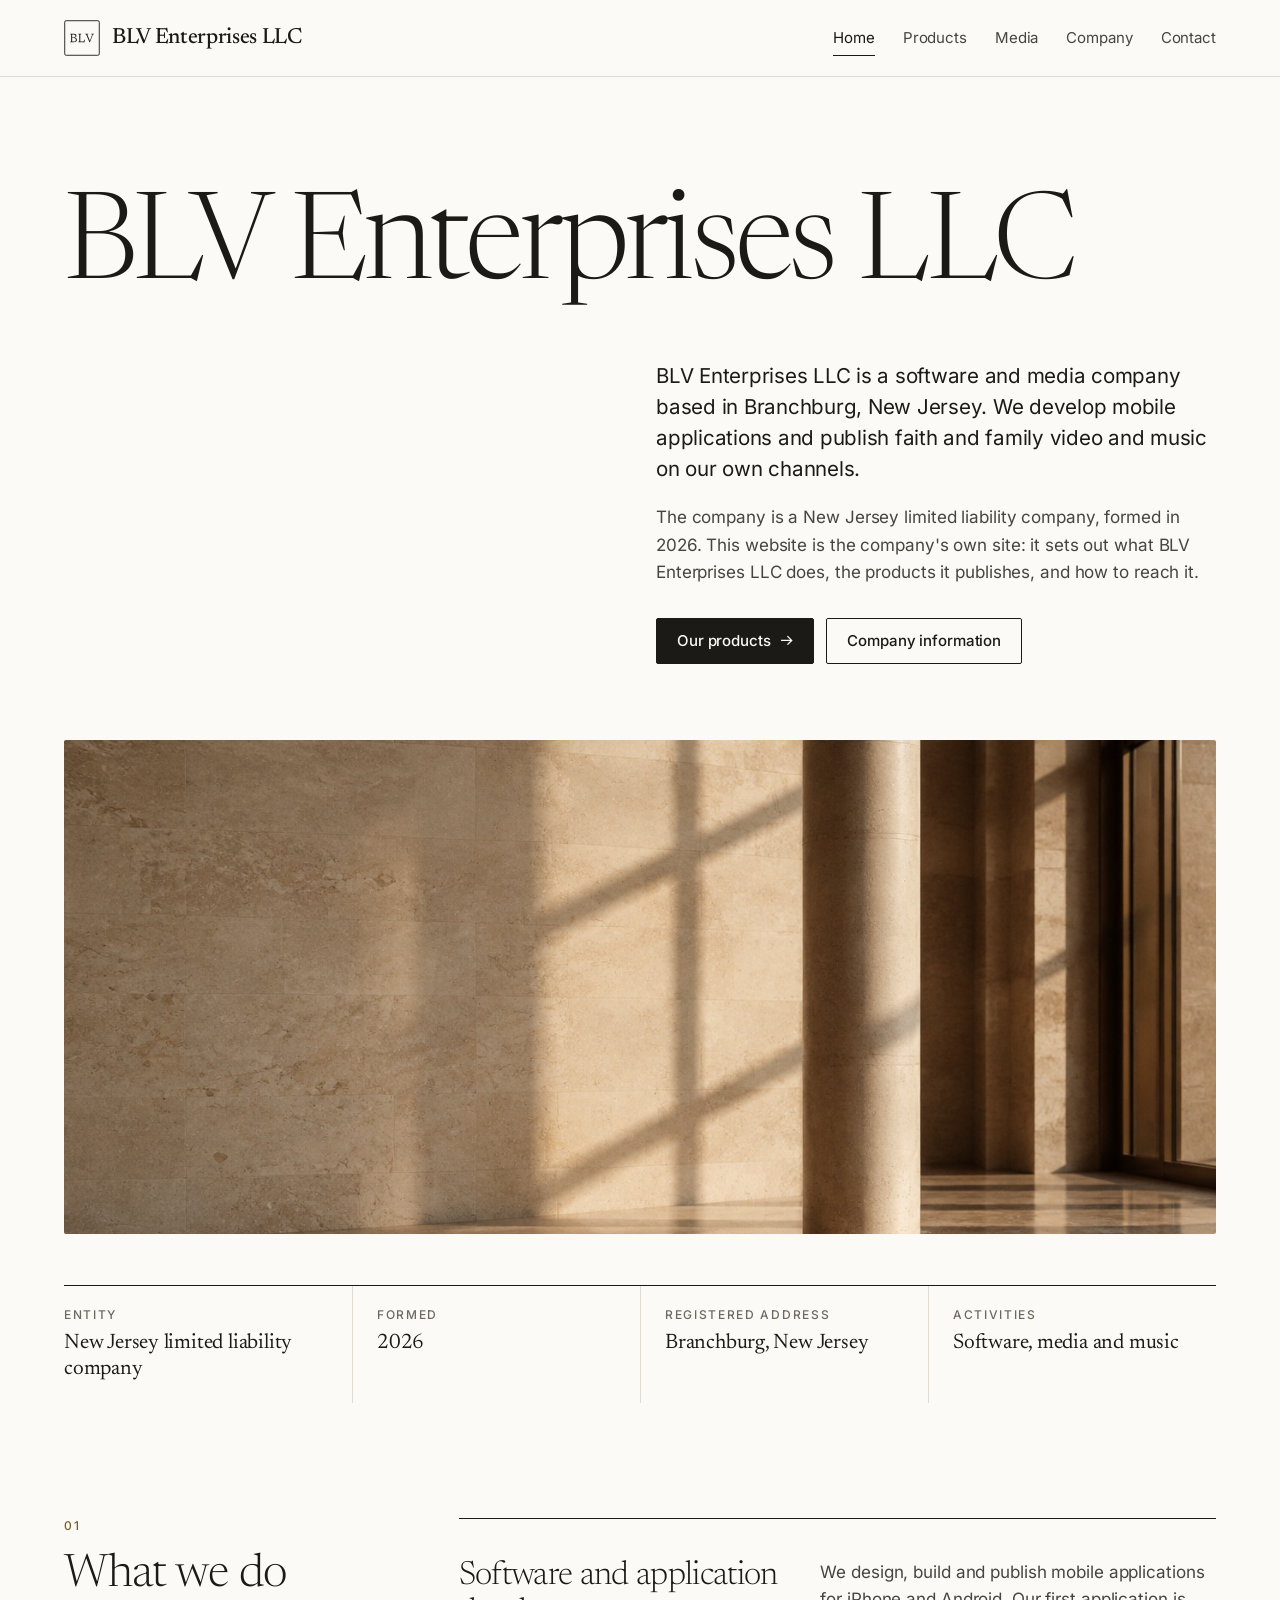
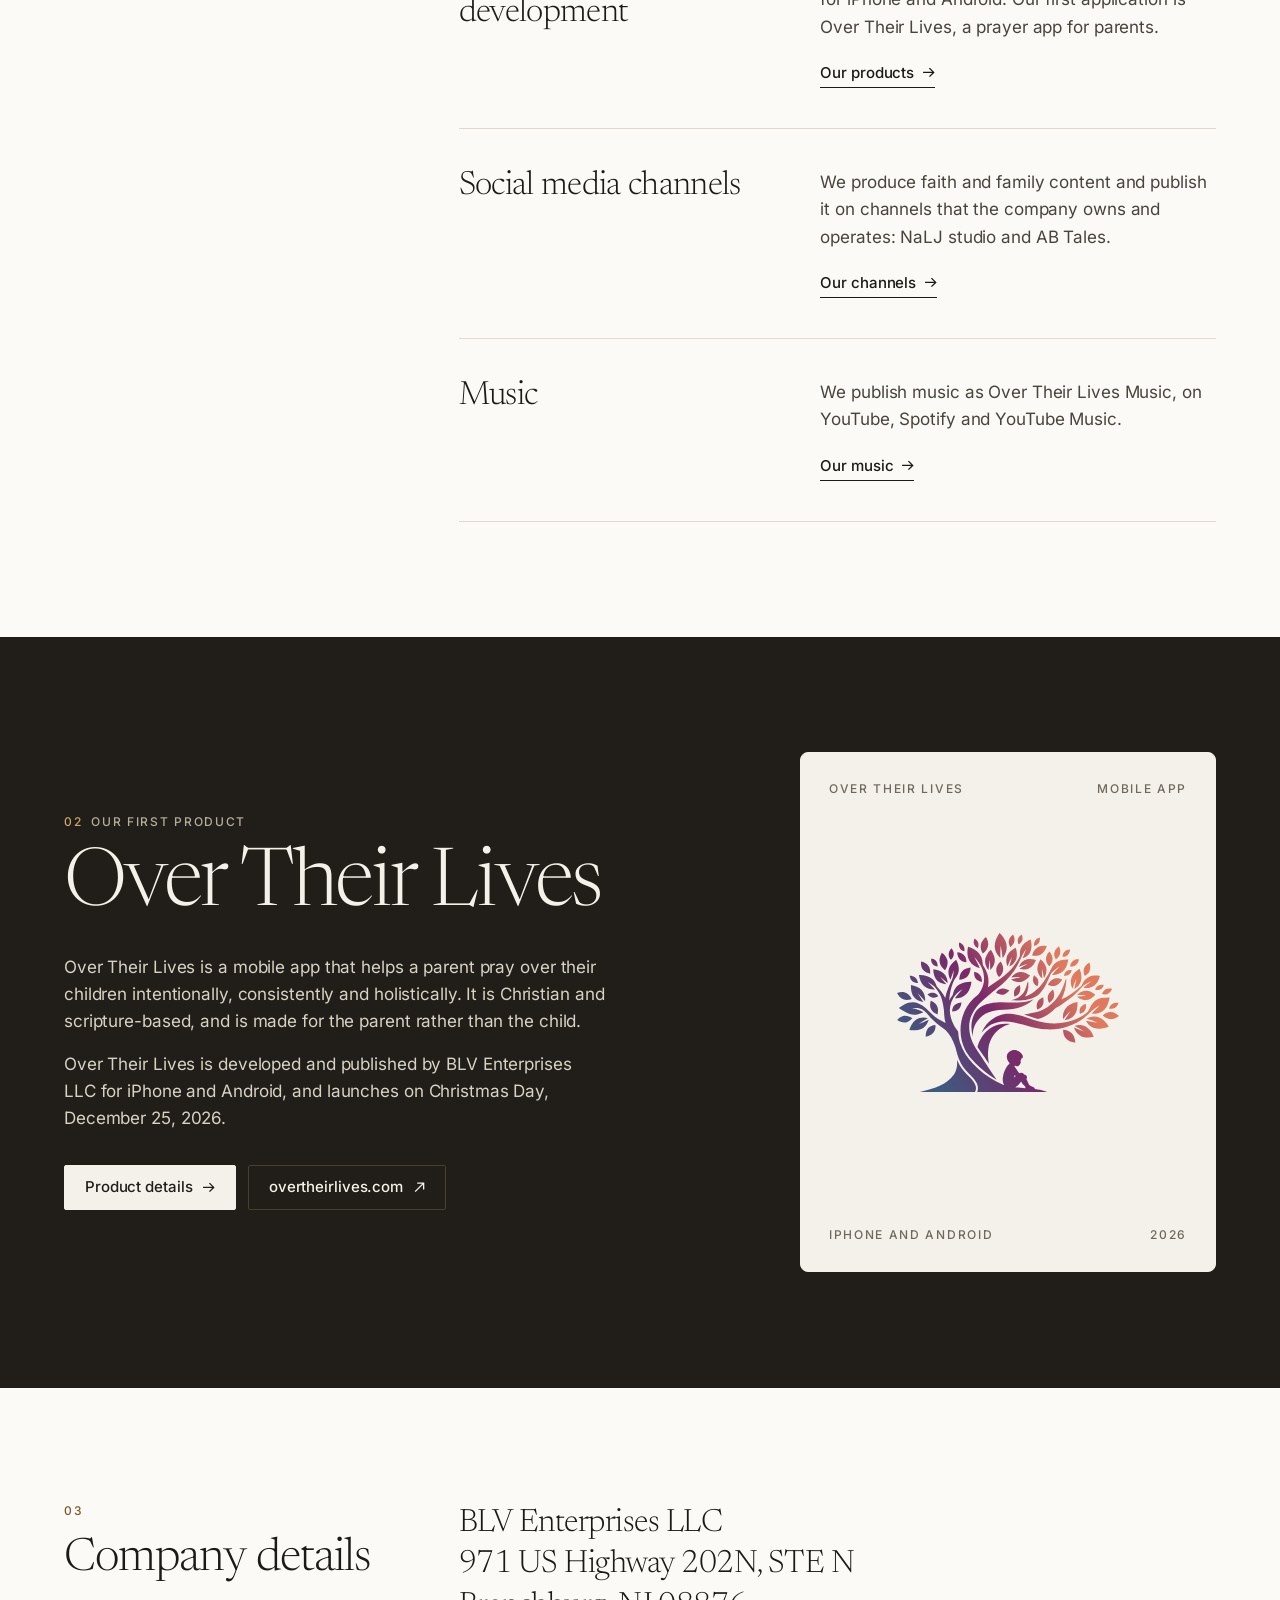
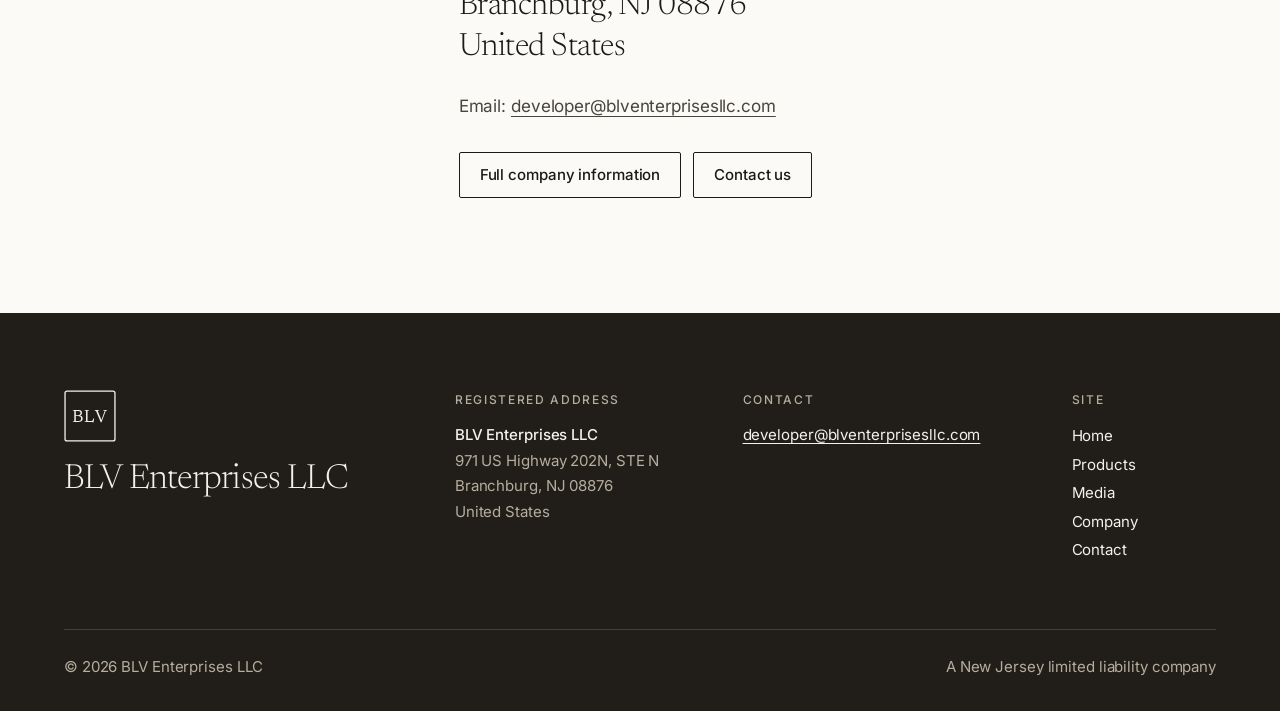
<file: index.html>
<!doctype html>
<html lang="en">
<head>
  <meta charset="utf-8">
  <meta name="viewport" content="width=device-width, initial-scale=1">
  <title>BLV Enterprises LLC — Software and media company, Branchburg, New Jersey</title>
  <meta name="description" content="BLV Enterprises LLC is a New Jersey limited liability company that develops mobile applications and publishes faith and family video and music on its own channels.">
  <link rel="canonical" href="https://blventerprisesllc.com/">
  <meta property="og:url" content="https://blventerprisesllc.com/">
  <meta property="og:type" content="website">
  <meta property="og:site_name" content="BLV Enterprises LLC">
  <meta property="og:title" content="BLV Enterprises LLC — Software and media company, Branchburg, New Jersey">
  <meta property="og:description" content="BLV Enterprises LLC is a New Jersey limited liability company that develops mobile applications and publishes faith and family video and music on its own channels.">
  <meta property="og:image" content="https://blventerprisesllc.com/images/hero.jpg">
  <meta name="twitter:card" content="summary_large_image">
  <meta name="theme-color" content="#fbfaf6">
  <link rel="icon" href="/favicon.svg" type="image/svg+xml">
  <link rel="apple-touch-icon" href="/apple-touch-icon.png">
  <link rel="preload" href="/fonts/newsreader.woff2" as="font" type="font/woff2" crossorigin>
  <link rel="preload" href="/fonts/inter.woff2" as="font" type="font/woff2" crossorigin>
  <link rel="stylesheet" href="/styles.css">
</head>
<body>
  <a class="skip" href="#main">Skip to content</a>
  <header class="site-header">
    <div class="wrap bar">
      <a class="wordmark" href="/"><svg class="mono" viewBox="0 0 100 100" aria-hidden="true"><rect x="2" y="2" width="96" height="96" rx="4" fill="none" stroke="currentColor" stroke-width="2.5"/><path fill="currentColor" transform="translate(15.440 61.592) scale(0.01715)" d="M91 0V-50L253 -101V-1251L91 -1302V-1352H699Q848 -1352 940.5 -1310.5Q1033 -1269 1075.0 -1197.0Q1117 -1125 1117 -1034Q1117 -907 1037 -822Q974 -756 876 -733Q1010 -713 1094 -639Q1194 -548 1194 -408Q1194 -289 1143.0 -196.5Q1092 -104 983.0 -52.0Q874 0 698 0ZM423 -666V-104H690Q793 -104 865.5 -134.0Q938 -164 976.5 -228.5Q1015 -293 1015 -395Q1015 -475 982.0 -536.0Q949 -597 879.0 -631.5Q809 -666 698 -666ZM423 -1248V-770H686Q809 -770 879.0 -831.0Q949 -892 949 -1018Q949 -1088 918.0 -1139.0Q887 -1190 823.5 -1219.0Q760 -1248 662 -1248ZM2401 61H2362L2256 0H1406V-50L1571 -101V-1251L1406 -1302V-1352H1905V-1302L1740 -1251V-104H2254L2424 -417L2482 -409ZM2691 -1250 2537 -1302V-1352H3048V-1302L2873 -1251L3297 -217L3672 -1251L3506 -1302V-1352H3940V-1302L3784 -1251L3303 20H3220Z"/></svg><span>BLV Enterprises LLC</span></a>
      <nav class="site-nav" aria-label="Main">
        <ul>
          <li><a href="/" aria-current="page">Home</a></li>
          <li><a href="/products">Products</a></li>
          <li><a href="/media">Media</a></li>
          <li><a href="/company">Company</a></li>
          <li><a href="/contact">Contact</a></li>
        </ul>
      </nav>
    </div>
  </header>
  <main id="main">
    <section class="hero hero-split wrap">
      <h1 class="display">BLV Enterprises LLC</h1>
      <div class="hero-body">
        <p class="lede">BLV Enterprises LLC is a software and media company based in Branchburg, New Jersey. We develop mobile applications and publish faith and family video and music on our own channels.</p>
        <p class="muted">The company is a New Jersey limited liability company, formed in 2026. This website is the company's own site: it sets out what BLV Enterprises LLC does, the products it publishes, and how to reach it.</p>
        <div class="actions">
          <a class="btn" href="/products">Our products <svg viewBox="0 0 12 12" fill="none" stroke="currentColor" stroke-width="1.25" aria-hidden="true"><path d="M1 6h10M7 2l4 4-4 4"/></svg></a>
          <a class="btn ghost" href="/company">Company information</a>
        </div>
      </div>
    </section>

    <figure class="hero-figure wrap">
      <img src="/images/hero.jpg" srcset="/images/hero-800.jpg 800w, /images/hero.jpg 1344w" sizes="(min-width: 78rem) 72rem, 100vw" width="1344" height="752" alt="" fetchpriority="high">
    </figure>

    <div class="wrap">
      <dl class="strip">
        <div><dt>Entity</dt><dd>New Jersey limited liability company</dd></div>
        <div><dt>Formed</dt><dd>2026</dd></div>
        <div><dt>Registered address</dt><dd>Branchburg, New Jersey</dd></div>
        <div><dt>Activities</dt><dd>Software, media and music</dd></div>
      </dl>
    </div>

    <section class="section split wrap">
      <header class="section-head">
        <p class="eyebrow"><span class="num">01</span></p>
        <h2>What we do</h2>
      </header>
      <div class="section-body">
        <div class="entries">
          <article class="entry">
            <h3>Software and application development</h3>
            <p>We design, build and publish mobile applications for iPhone and Android. Our first application is Over Their Lives, a prayer app for parents.</p>
            <a class="arrow" href="/products">Our products <svg viewBox="0 0 12 12" fill="none" stroke="currentColor" stroke-width="1.25" aria-hidden="true"><path d="M1 6h10M7 2l4 4-4 4"/></svg></a>
          </article>
          <article class="entry">
            <h3>Social media channels</h3>
            <p>We produce faith and family content and publish it on channels that the company owns and operates: NaLJ studio and AB Tales.</p>
            <a class="arrow" href="/media">Our channels <svg viewBox="0 0 12 12" fill="none" stroke="currentColor" stroke-width="1.25" aria-hidden="true"><path d="M1 6h10M7 2l4 4-4 4"/></svg></a>
          </article>
          <article class="entry">
            <h3>Music</h3>
            <p>We publish music as Over Their Lives Music, on YouTube, Spotify and YouTube Music.</p>
            <a class="arrow" href="/media">Our music <svg viewBox="0 0 12 12" fill="none" stroke="currentColor" stroke-width="1.25" aria-hidden="true"><path d="M1 6h10M7 2l4 4-4 4"/></svg></a>
          </article>
        </div>
      </div>
    </section>

    <section class="field">
      <div class="wrap feature">
        <div>
          <h2 class="eyebrow"><span class="num">02</span>Our first product</h2>
          <h3>Over Their Lives</h3>
          <p>Over Their Lives is a mobile app that helps a parent pray over their children intentionally, consistently and holistically. It is Christian and scripture-based, and is made for the parent rather than the child.</p>
          <p>Over Their Lives is developed and published by BLV Enterprises LLC for iPhone and Android, and launches on Christmas Day, December 25, 2026.</p>
          <div class="actions">
            <a class="btn" href="/products">Product details <svg viewBox="0 0 12 12" fill="none" stroke="currentColor" stroke-width="1.25" aria-hidden="true"><path d="M1 6h10M7 2l4 4-4 4"/></svg></a>
            <a class="btn ghost" href="https://overtheirlives.com">overtheirlives.com <svg class="out" viewBox="0 0 12 12" fill="none" stroke="currentColor" stroke-width="1.25" aria-hidden="true"><path d="M2 10l8-8M4 2h6v6"/></svg></a>
          </div>
        </div>
        <div class="plate light">
          <p class="eyebrow"><span>Over Their Lives</span><span>Mobile app</span></p>
          <img src="/images/over-their-lives-logo.svg" width="149" height="106" alt="Over Their Lives logo">
          <p class="eyebrow"><span>iPhone and Android</span><span>2026</span></p>
        </div>
      </div>
    </section>

    <section class="section split wrap">
      <header class="section-head">
        <p class="eyebrow"><span class="num">03</span></p>
        <h2>Company details</h2>
      </header>
      <div class="section-body">
        <address class="big-address">
          BLV Enterprises LLC<br>
          971 US Highway 202N, STE N<br>
          Branchburg, NJ 08876<br>
          United States
        </address>
        <p class="note">Email: <a href="mailto:developer@blventerprisesllc.com">developer@blventerprisesllc.com</a></p>
        <div class="actions">
          <a class="btn ghost" href="/company">Full company information</a>
          <a class="btn ghost" href="/contact">Contact us</a>
        </div>
      </div>
    </section>
  </main>
  <footer class="site-footer">
    <div class="wrap">
      <div class="footer-grid">
        <p class="footer-mark"><svg class="mono" viewBox="0 0 100 100" aria-hidden="true"><rect x="2" y="2" width="96" height="96" rx="4" fill="none" stroke="currentColor" stroke-width="2.5"/><path fill="currentColor" transform="translate(15.440 61.592) scale(0.01715)" d="M91 0V-50L253 -101V-1251L91 -1302V-1352H699Q848 -1352 940.5 -1310.5Q1033 -1269 1075.0 -1197.0Q1117 -1125 1117 -1034Q1117 -907 1037 -822Q974 -756 876 -733Q1010 -713 1094 -639Q1194 -548 1194 -408Q1194 -289 1143.0 -196.5Q1092 -104 983.0 -52.0Q874 0 698 0ZM423 -666V-104H690Q793 -104 865.5 -134.0Q938 -164 976.5 -228.5Q1015 -293 1015 -395Q1015 -475 982.0 -536.0Q949 -597 879.0 -631.5Q809 -666 698 -666ZM423 -1248V-770H686Q809 -770 879.0 -831.0Q949 -892 949 -1018Q949 -1088 918.0 -1139.0Q887 -1190 823.5 -1219.0Q760 -1248 662 -1248ZM2401 61H2362L2256 0H1406V-50L1571 -101V-1251L1406 -1302V-1352H1905V-1302L1740 -1251V-104H2254L2424 -417L2482 -409ZM2691 -1250 2537 -1302V-1352H3048V-1302L2873 -1251L3297 -217L3672 -1251L3506 -1302V-1352H3940V-1302L3784 -1251L3303 20H3220Z"/></svg><span>BLV Enterprises LLC</span></p>
        <div>
          <p class="eyebrow">Registered address</p>
          <p>
            <strong>BLV Enterprises LLC</strong><br>
            971 US Highway 202N, STE N<br>
            Branchburg, NJ 08876<br>
            United States
          </p>
        </div>
        <div>
          <p class="eyebrow">Contact</p>
          <p><a href="mailto:developer@blventerprisesllc.com">developer@blventerprisesllc.com</a></p>
        </div>
        <div>
          <p class="eyebrow">Site</p>
          <ul>
            <li><a href="/">Home</a></li>
            <li><a href="/products">Products</a></li>
            <li><a href="/media">Media</a></li>
            <li><a href="/company">Company</a></li>
            <li><a href="/contact">Contact</a></li>
          </ul>
        </div>
      </div>
      <div class="footer-base">
        <p>&copy; 2026 BLV Enterprises LLC</p>
        <p>A New Jersey limited liability company</p>
      </div>
    </div>
  </footer>
</body>
</html>
</file>
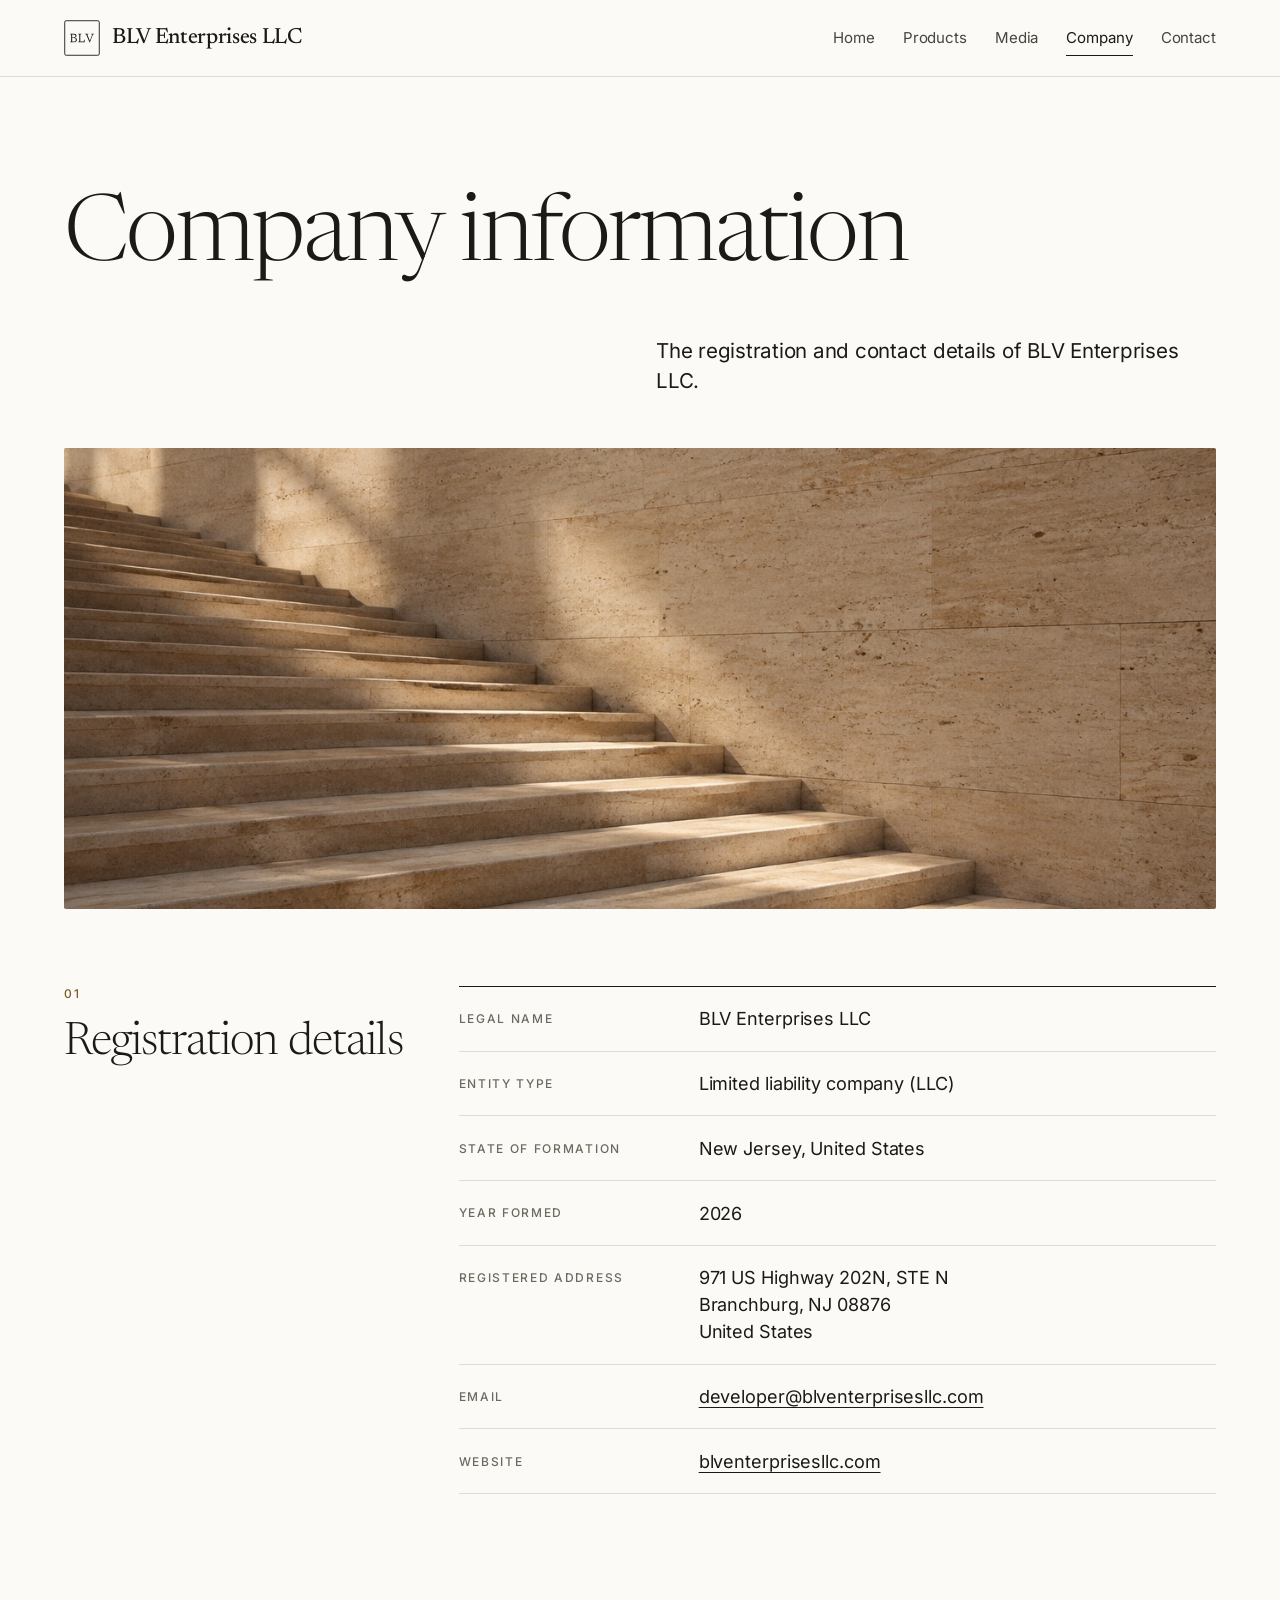
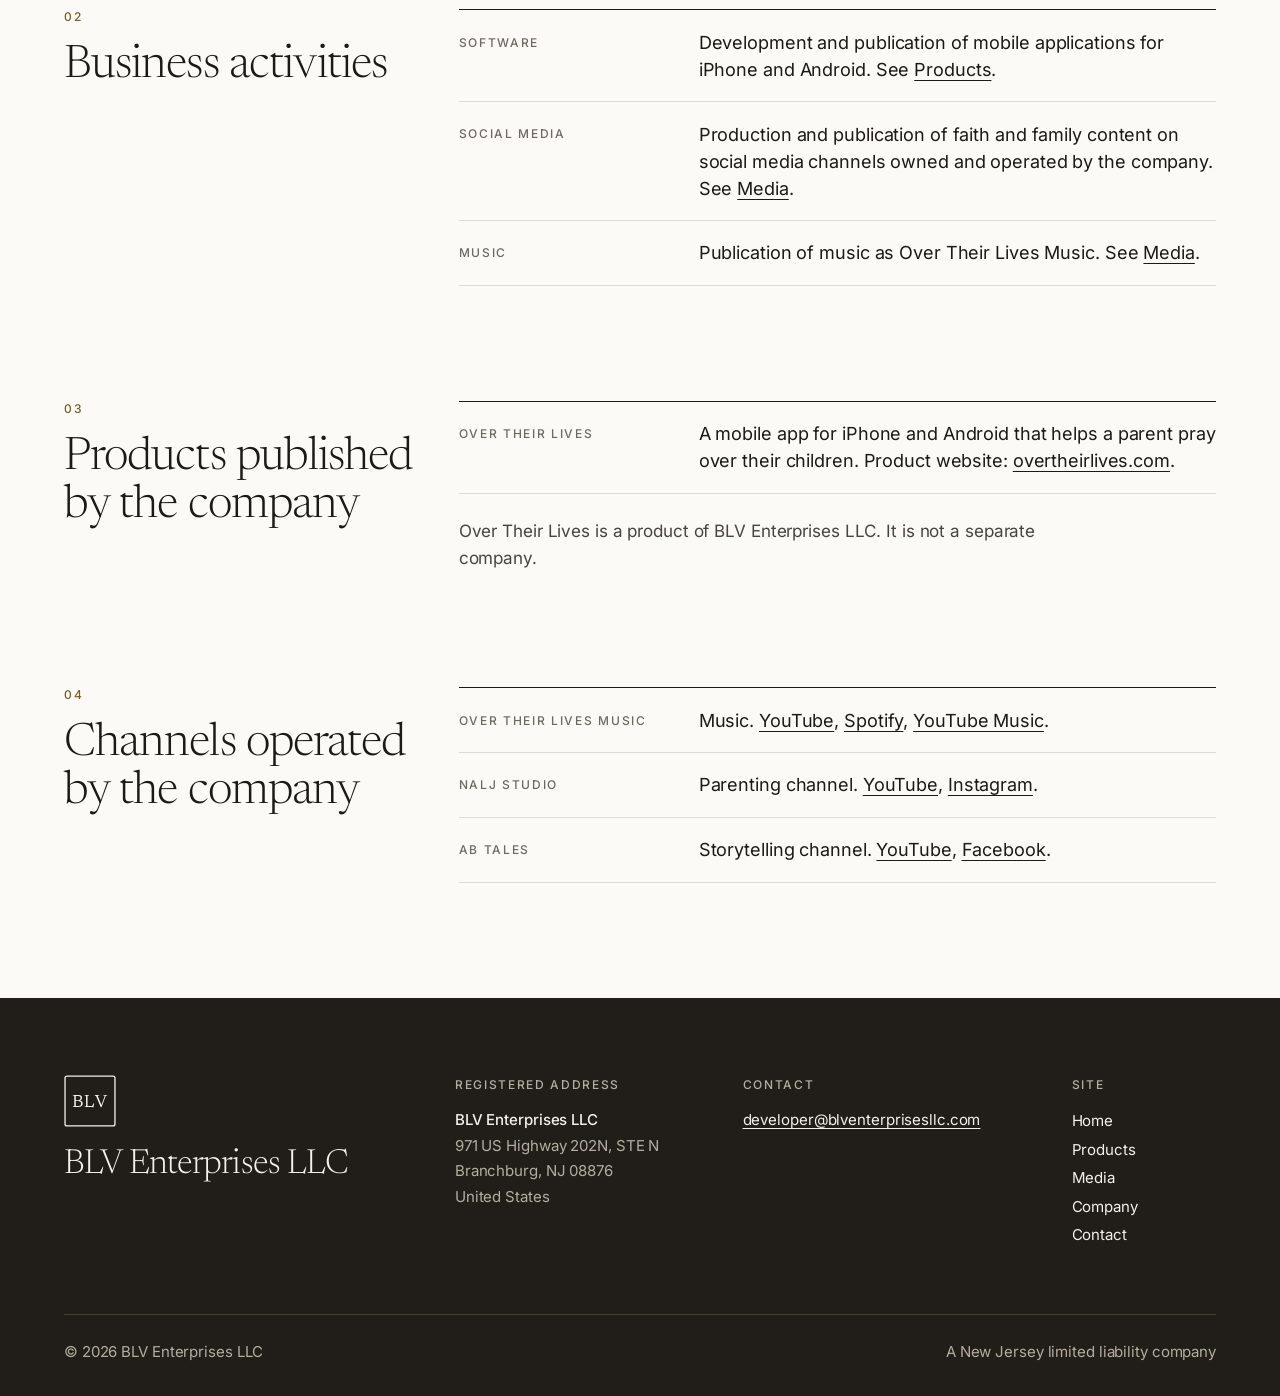
<file: company.html>
<!doctype html>
<html lang="en">
<head>
  <meta charset="utf-8">
  <meta name="viewport" content="width=device-width, initial-scale=1">
  <title>Company information — BLV Enterprises LLC</title>
  <meta name="description" content="Registration and contact details for BLV Enterprises LLC, a New Jersey limited liability company with its registered address in Branchburg, NJ.">
  <link rel="canonical" href="https://blventerprisesllc.com/company">
  <meta property="og:url" content="https://blventerprisesllc.com/company">
  <meta property="og:type" content="website">
  <meta property="og:site_name" content="BLV Enterprises LLC">
  <meta property="og:title" content="Company information — BLV Enterprises LLC">
  <meta property="og:description" content="Registration and contact details for BLV Enterprises LLC, a New Jersey limited liability company with its registered address in Branchburg, NJ.">
  <meta property="og:image" content="https://blventerprisesllc.com/images/company.jpg">
  <meta name="twitter:card" content="summary_large_image">
  <meta name="theme-color" content="#fbfaf6">
  <link rel="icon" href="/favicon.svg" type="image/svg+xml">
  <link rel="apple-touch-icon" href="/apple-touch-icon.png">
  <link rel="preload" href="/fonts/newsreader.woff2" as="font" type="font/woff2" crossorigin>
  <link rel="preload" href="/fonts/inter.woff2" as="font" type="font/woff2" crossorigin>
  <link rel="stylesheet" href="/styles.css">
</head>
<body>
  <a class="skip" href="#main">Skip to content</a>
  <header class="site-header">
    <div class="wrap bar">
      <a class="wordmark" href="/"><svg class="mono" viewBox="0 0 100 100" aria-hidden="true"><rect x="2" y="2" width="96" height="96" rx="4" fill="none" stroke="currentColor" stroke-width="2.5"/><path fill="currentColor" transform="translate(15.440 61.592) scale(0.01715)" d="M91 0V-50L253 -101V-1251L91 -1302V-1352H699Q848 -1352 940.5 -1310.5Q1033 -1269 1075.0 -1197.0Q1117 -1125 1117 -1034Q1117 -907 1037 -822Q974 -756 876 -733Q1010 -713 1094 -639Q1194 -548 1194 -408Q1194 -289 1143.0 -196.5Q1092 -104 983.0 -52.0Q874 0 698 0ZM423 -666V-104H690Q793 -104 865.5 -134.0Q938 -164 976.5 -228.5Q1015 -293 1015 -395Q1015 -475 982.0 -536.0Q949 -597 879.0 -631.5Q809 -666 698 -666ZM423 -1248V-770H686Q809 -770 879.0 -831.0Q949 -892 949 -1018Q949 -1088 918.0 -1139.0Q887 -1190 823.5 -1219.0Q760 -1248 662 -1248ZM2401 61H2362L2256 0H1406V-50L1571 -101V-1251L1406 -1302V-1352H1905V-1302L1740 -1251V-104H2254L2424 -417L2482 -409ZM2691 -1250 2537 -1302V-1352H3048V-1302L2873 -1251L3297 -217L3672 -1251L3506 -1302V-1352H3940V-1302L3784 -1251L3303 20H3220Z"/></svg><span>BLV Enterprises LLC</span></a>
      <nav class="site-nav" aria-label="Main">
        <ul>
          <li><a href="/">Home</a></li>
          <li><a href="/products">Products</a></li>
          <li><a href="/media">Media</a></li>
          <li><a href="/company" aria-current="page">Company</a></li>
          <li><a href="/contact">Contact</a></li>
        </ul>
      </nav>
    </div>
  </header>
  <main id="main">
    <section class="hero hero-split wrap">
      <h1 class="page-title">Company information</h1>
      <div class="hero-body">
        <p class="lede">The registration and contact details of BLV Enterprises LLC.</p>
      </div>
    </section>
    <figure class="hero-figure banner wrap">
      <img src="/images/company.jpg" srcset="/images/company-800.jpg 800w, /images/company.jpg 1344w" sizes="(min-width: 78rem) 72rem, 100vw" width="1344" height="752" alt="" fetchpriority="high">
    </figure>
    <section class="section split wrap">
      <header class="section-head">
        <p class="eyebrow"><span class="num">01</span></p>
        <h2>Registration details</h2>
      </header>
      <div class="section-body">
        <dl class="ledger">
          <div><dt>Legal name</dt><dd>BLV Enterprises LLC</dd></div>
          <div><dt>Entity type</dt><dd>Limited liability company (LLC)</dd></div>
          <div><dt>State of formation</dt><dd>New Jersey, United States</dd></div>
          <div><dt>Year formed</dt><dd>2026</dd></div>
          <div><dt>Registered address</dt><dd><address>971 US Highway 202N, STE N<br>Branchburg, NJ 08876<br>United States</address></dd></div>
          <div><dt>Email</dt><dd><a href="mailto:developer@blventerprisesllc.com">developer@blventerprisesllc.com</a></dd></div>
          <div><dt>Website</dt><dd><a href="https://blventerprisesllc.com/">blventerprisesllc.com</a></dd></div>
        </dl>
      </div>
    </section>
    <section class="section split wrap">
      <header class="section-head">
        <p class="eyebrow"><span class="num">02</span></p>
        <h2>Business activities</h2>
      </header>
      <div class="section-body">
        <dl class="ledger">
          <div><dt>Software</dt><dd>Development and publication of mobile applications for iPhone and Android. See <a href="/products">Products</a>.</dd></div>
          <div><dt>Social media</dt><dd>Production and publication of faith and family content on social media channels owned and operated by the company. See <a href="/media">Media</a>.</dd></div>
          <div><dt>Music</dt><dd>Publication of music as Over Their Lives Music. See <a href="/media">Media</a>.</dd></div>
        </dl>
      </div>
    </section>
    <section class="section split wrap">
      <header class="section-head">
        <p class="eyebrow"><span class="num">03</span></p>
        <h2>Products published by the company</h2>
      </header>
      <div class="section-body">
        <dl class="ledger">
          <div><dt>Over Their Lives</dt><dd>A mobile app for iPhone and Android that helps a parent pray over their children. Product website: <a href="https://overtheirlives.com">overtheirlives.com</a>.</dd></div>
        </dl>
        <p class="note">Over Their Lives is a product of BLV Enterprises LLC. It is not a separate company.</p>
      </div>
    </section>
    <section class="section split wrap">
      <header class="section-head">
        <p class="eyebrow"><span class="num">04</span></p>
        <h2>Channels operated by the company</h2>
      </header>
      <div class="section-body">
        <dl class="ledger">
          <div><dt>Over Their Lives Music</dt><dd>Music. <a href="https://www.youtube.com/@OverTheirLivesMusic">YouTube</a>, <a href="https://open.spotify.com/artist/5ZUsAtaLNXtiSuAn9kuzhq">Spotify</a>, <a href="https://music.youtube.com/channel/UCUV1TjL6SS7kzfMj0tV1TEw">YouTube Music</a>.</dd></div>
          <div><dt>NaLJ studio</dt><dd>Parenting channel. <a href="https://www.youtube.com/@NaLJstudio">YouTube</a>, <a href="https://www.instagram.com/nalj_studio">Instagram</a>.</dd></div>
          <div><dt>AB Tales</dt><dd>Storytelling channel. <a href="https://www.youtube.com/@AB_tales">YouTube</a>, <a href="https://www.facebook.com/AB.tales.of.old/">Facebook</a>.</dd></div>
        </dl>
      </div>
    </section>
  </main>
  <footer class="site-footer">
    <div class="wrap">
      <div class="footer-grid">
        <p class="footer-mark"><svg class="mono" viewBox="0 0 100 100" aria-hidden="true"><rect x="2" y="2" width="96" height="96" rx="4" fill="none" stroke="currentColor" stroke-width="2.5"/><path fill="currentColor" transform="translate(15.440 61.592) scale(0.01715)" d="M91 0V-50L253 -101V-1251L91 -1302V-1352H699Q848 -1352 940.5 -1310.5Q1033 -1269 1075.0 -1197.0Q1117 -1125 1117 -1034Q1117 -907 1037 -822Q974 -756 876 -733Q1010 -713 1094 -639Q1194 -548 1194 -408Q1194 -289 1143.0 -196.5Q1092 -104 983.0 -52.0Q874 0 698 0ZM423 -666V-104H690Q793 -104 865.5 -134.0Q938 -164 976.5 -228.5Q1015 -293 1015 -395Q1015 -475 982.0 -536.0Q949 -597 879.0 -631.5Q809 -666 698 -666ZM423 -1248V-770H686Q809 -770 879.0 -831.0Q949 -892 949 -1018Q949 -1088 918.0 -1139.0Q887 -1190 823.5 -1219.0Q760 -1248 662 -1248ZM2401 61H2362L2256 0H1406V-50L1571 -101V-1251L1406 -1302V-1352H1905V-1302L1740 -1251V-104H2254L2424 -417L2482 -409ZM2691 -1250 2537 -1302V-1352H3048V-1302L2873 -1251L3297 -217L3672 -1251L3506 -1302V-1352H3940V-1302L3784 -1251L3303 20H3220Z"/></svg><span>BLV Enterprises LLC</span></p>
        <div>
          <p class="eyebrow">Registered address</p>
          <p>
            <strong>BLV Enterprises LLC</strong><br>
            971 US Highway 202N, STE N<br>
            Branchburg, NJ 08876<br>
            United States
          </p>
        </div>
        <div>
          <p class="eyebrow">Contact</p>
          <p><a href="mailto:developer@blventerprisesllc.com">developer@blventerprisesllc.com</a></p>
        </div>
        <div>
          <p class="eyebrow">Site</p>
          <ul>
            <li><a href="/">Home</a></li>
            <li><a href="/products">Products</a></li>
            <li><a href="/media">Media</a></li>
            <li><a href="/company">Company</a></li>
            <li><a href="/contact">Contact</a></li>
          </ul>
        </div>
      </div>
      <div class="footer-base">
        <p>&copy; 2026 BLV Enterprises LLC</p>
        <p>A New Jersey limited liability company</p>
      </div>
    </div>
  </footer>
</body>
</html>
</file>
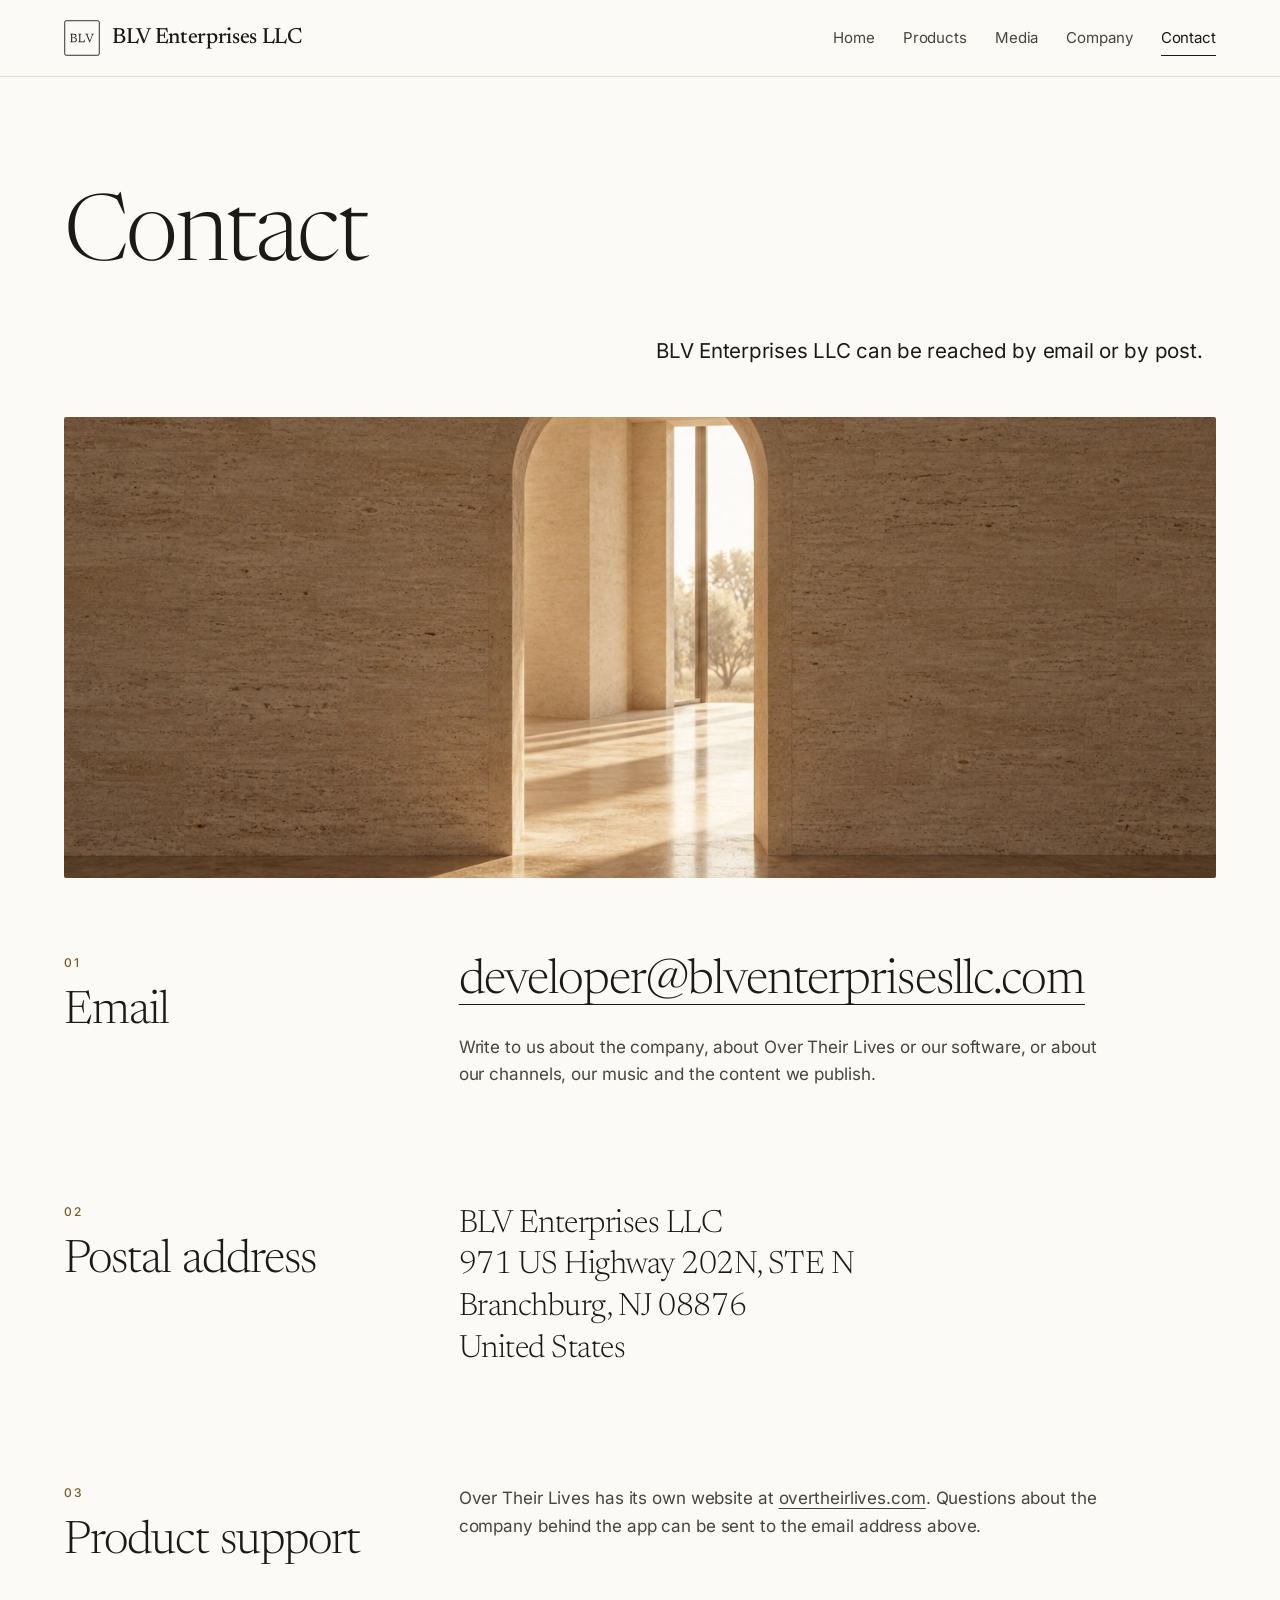
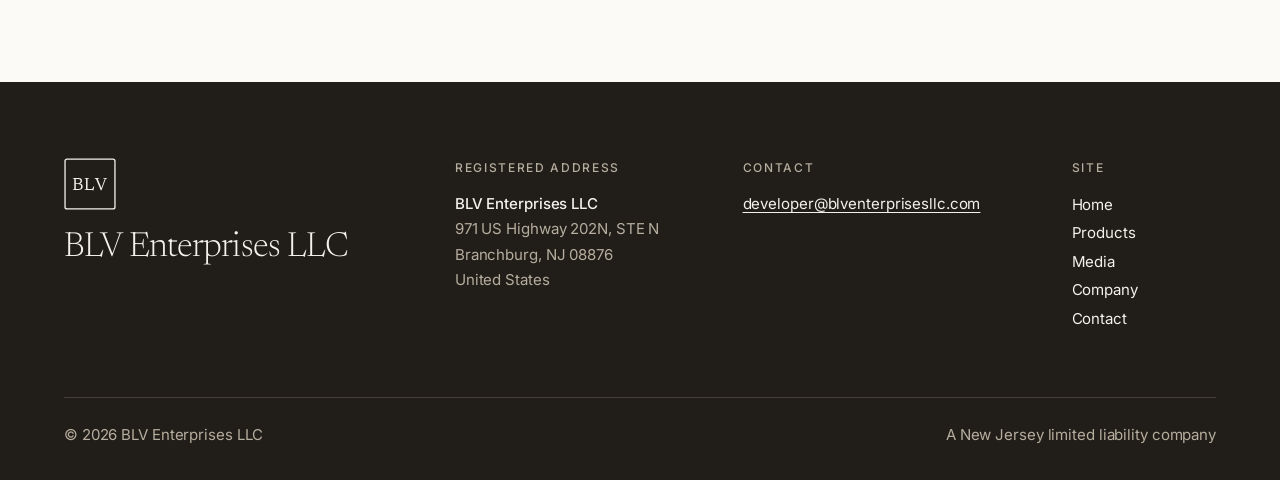
<file: contact.html>
<!doctype html>
<html lang="en">
<head>
  <meta charset="utf-8">
  <meta name="viewport" content="width=device-width, initial-scale=1">
  <title>Contact — BLV Enterprises LLC</title>
  <meta name="description" content="How to contact BLV Enterprises LLC by post or email. 971 US Highway 202N, STE N, Branchburg, NJ 08876, United States.">
  <link rel="canonical" href="https://blventerprisesllc.com/contact">
  <meta property="og:url" content="https://blventerprisesllc.com/contact">
  <meta property="og:type" content="website">
  <meta property="og:site_name" content="BLV Enterprises LLC">
  <meta property="og:title" content="Contact — BLV Enterprises LLC">
  <meta property="og:description" content="How to contact BLV Enterprises LLC by post or email. 971 US Highway 202N, STE N, Branchburg, NJ 08876, United States.">
  <meta property="og:image" content="https://blventerprisesllc.com/images/contact.jpg">
  <meta name="twitter:card" content="summary_large_image">
  <meta name="theme-color" content="#fbfaf6">
  <link rel="icon" href="/favicon.svg" type="image/svg+xml">
  <link rel="apple-touch-icon" href="/apple-touch-icon.png">
  <link rel="preload" href="/fonts/newsreader.woff2" as="font" type="font/woff2" crossorigin>
  <link rel="preload" href="/fonts/inter.woff2" as="font" type="font/woff2" crossorigin>
  <link rel="stylesheet" href="/styles.css">
</head>
<body>
  <a class="skip" href="#main">Skip to content</a>
  <header class="site-header">
    <div class="wrap bar">
      <a class="wordmark" href="/"><svg class="mono" viewBox="0 0 100 100" aria-hidden="true"><rect x="2" y="2" width="96" height="96" rx="4" fill="none" stroke="currentColor" stroke-width="2.5"/><path fill="currentColor" transform="translate(15.440 61.592) scale(0.01715)" d="M91 0V-50L253 -101V-1251L91 -1302V-1352H699Q848 -1352 940.5 -1310.5Q1033 -1269 1075.0 -1197.0Q1117 -1125 1117 -1034Q1117 -907 1037 -822Q974 -756 876 -733Q1010 -713 1094 -639Q1194 -548 1194 -408Q1194 -289 1143.0 -196.5Q1092 -104 983.0 -52.0Q874 0 698 0ZM423 -666V-104H690Q793 -104 865.5 -134.0Q938 -164 976.5 -228.5Q1015 -293 1015 -395Q1015 -475 982.0 -536.0Q949 -597 879.0 -631.5Q809 -666 698 -666ZM423 -1248V-770H686Q809 -770 879.0 -831.0Q949 -892 949 -1018Q949 -1088 918.0 -1139.0Q887 -1190 823.5 -1219.0Q760 -1248 662 -1248ZM2401 61H2362L2256 0H1406V-50L1571 -101V-1251L1406 -1302V-1352H1905V-1302L1740 -1251V-104H2254L2424 -417L2482 -409ZM2691 -1250 2537 -1302V-1352H3048V-1302L2873 -1251L3297 -217L3672 -1251L3506 -1302V-1352H3940V-1302L3784 -1251L3303 20H3220Z"/></svg><span>BLV Enterprises LLC</span></a>
      <nav class="site-nav" aria-label="Main">
        <ul>
          <li><a href="/">Home</a></li>
          <li><a href="/products">Products</a></li>
          <li><a href="/media">Media</a></li>
          <li><a href="/company">Company</a></li>
          <li><a href="/contact" aria-current="page">Contact</a></li>
        </ul>
      </nav>
    </div>
  </header>
  <main id="main">
    <section class="hero hero-split wrap">
      <h1 class="page-title">Contact</h1>
      <div class="hero-body">
        <p class="lede">BLV Enterprises LLC can be reached by email or by post.</p>
      </div>
    </section>
    <figure class="hero-figure banner wrap">
      <img src="/images/contact.jpg" srcset="/images/contact-800.jpg 800w, /images/contact.jpg 1344w" sizes="(min-width: 78rem) 72rem, 100vw" width="1344" height="752" alt="" fetchpriority="high">
    </figure>
    <section class="section split wrap">
      <header class="section-head">
        <p class="eyebrow"><span class="num">01</span></p>
        <h2>Email</h2>
      </header>
      <div class="section-body">
        <p><a class="big-link" href="mailto:developer@blventerprisesllc.com">developer@blventerprisesllc.com</a></p>
        <p class="note">Write to us about the company, about Over Their Lives or our software, or about our channels, our music and the content we publish.</p>
      </div>
    </section>
    <section class="section split wrap">
      <header class="section-head">
        <p class="eyebrow"><span class="num">02</span></p>
        <h2>Postal address</h2>
      </header>
      <div class="section-body">
        <address class="big-address">
          BLV Enterprises LLC<br>
          971 US Highway 202N, STE N<br>
          Branchburg, NJ 08876<br>
          United States
        </address>
      </div>
    </section>
    <section class="section split wrap">
      <header class="section-head">
        <p class="eyebrow"><span class="num">03</span></p>
        <h2>Product support</h2>
      </header>
      <div class="section-body">
        <div class="prose">
          <p>Over Their Lives has its own website at <a href="https://overtheirlives.com">overtheirlives.com</a>. Questions about the company behind the app can be sent to the email address above.</p>
        </div>
      </div>
    </section>
  </main>
  <footer class="site-footer">
    <div class="wrap">
      <div class="footer-grid">
        <p class="footer-mark"><svg class="mono" viewBox="0 0 100 100" aria-hidden="true"><rect x="2" y="2" width="96" height="96" rx="4" fill="none" stroke="currentColor" stroke-width="2.5"/><path fill="currentColor" transform="translate(15.440 61.592) scale(0.01715)" d="M91 0V-50L253 -101V-1251L91 -1302V-1352H699Q848 -1352 940.5 -1310.5Q1033 -1269 1075.0 -1197.0Q1117 -1125 1117 -1034Q1117 -907 1037 -822Q974 -756 876 -733Q1010 -713 1094 -639Q1194 -548 1194 -408Q1194 -289 1143.0 -196.5Q1092 -104 983.0 -52.0Q874 0 698 0ZM423 -666V-104H690Q793 -104 865.5 -134.0Q938 -164 976.5 -228.5Q1015 -293 1015 -395Q1015 -475 982.0 -536.0Q949 -597 879.0 -631.5Q809 -666 698 -666ZM423 -1248V-770H686Q809 -770 879.0 -831.0Q949 -892 949 -1018Q949 -1088 918.0 -1139.0Q887 -1190 823.5 -1219.0Q760 -1248 662 -1248ZM2401 61H2362L2256 0H1406V-50L1571 -101V-1251L1406 -1302V-1352H1905V-1302L1740 -1251V-104H2254L2424 -417L2482 -409ZM2691 -1250 2537 -1302V-1352H3048V-1302L2873 -1251L3297 -217L3672 -1251L3506 -1302V-1352H3940V-1302L3784 -1251L3303 20H3220Z"/></svg><span>BLV Enterprises LLC</span></p>
        <div>
          <p class="eyebrow">Registered address</p>
          <p>
            <strong>BLV Enterprises LLC</strong><br>
            971 US Highway 202N, STE N<br>
            Branchburg, NJ 08876<br>
            United States
          </p>
        </div>
        <div>
          <p class="eyebrow">Contact</p>
          <p><a href="mailto:developer@blventerprisesllc.com">developer@blventerprisesllc.com</a></p>
        </div>
        <div>
          <p class="eyebrow">Site</p>
          <ul>
            <li><a href="/">Home</a></li>
            <li><a href="/products">Products</a></li>
            <li><a href="/media">Media</a></li>
            <li><a href="/company">Company</a></li>
            <li><a href="/contact">Contact</a></li>
          </ul>
        </div>
      </div>
      <div class="footer-base">
        <p>&copy; 2026 BLV Enterprises LLC</p>
        <p>A New Jersey limited liability company</p>
      </div>
    </div>
  </footer>
</body>
</html>
</file>
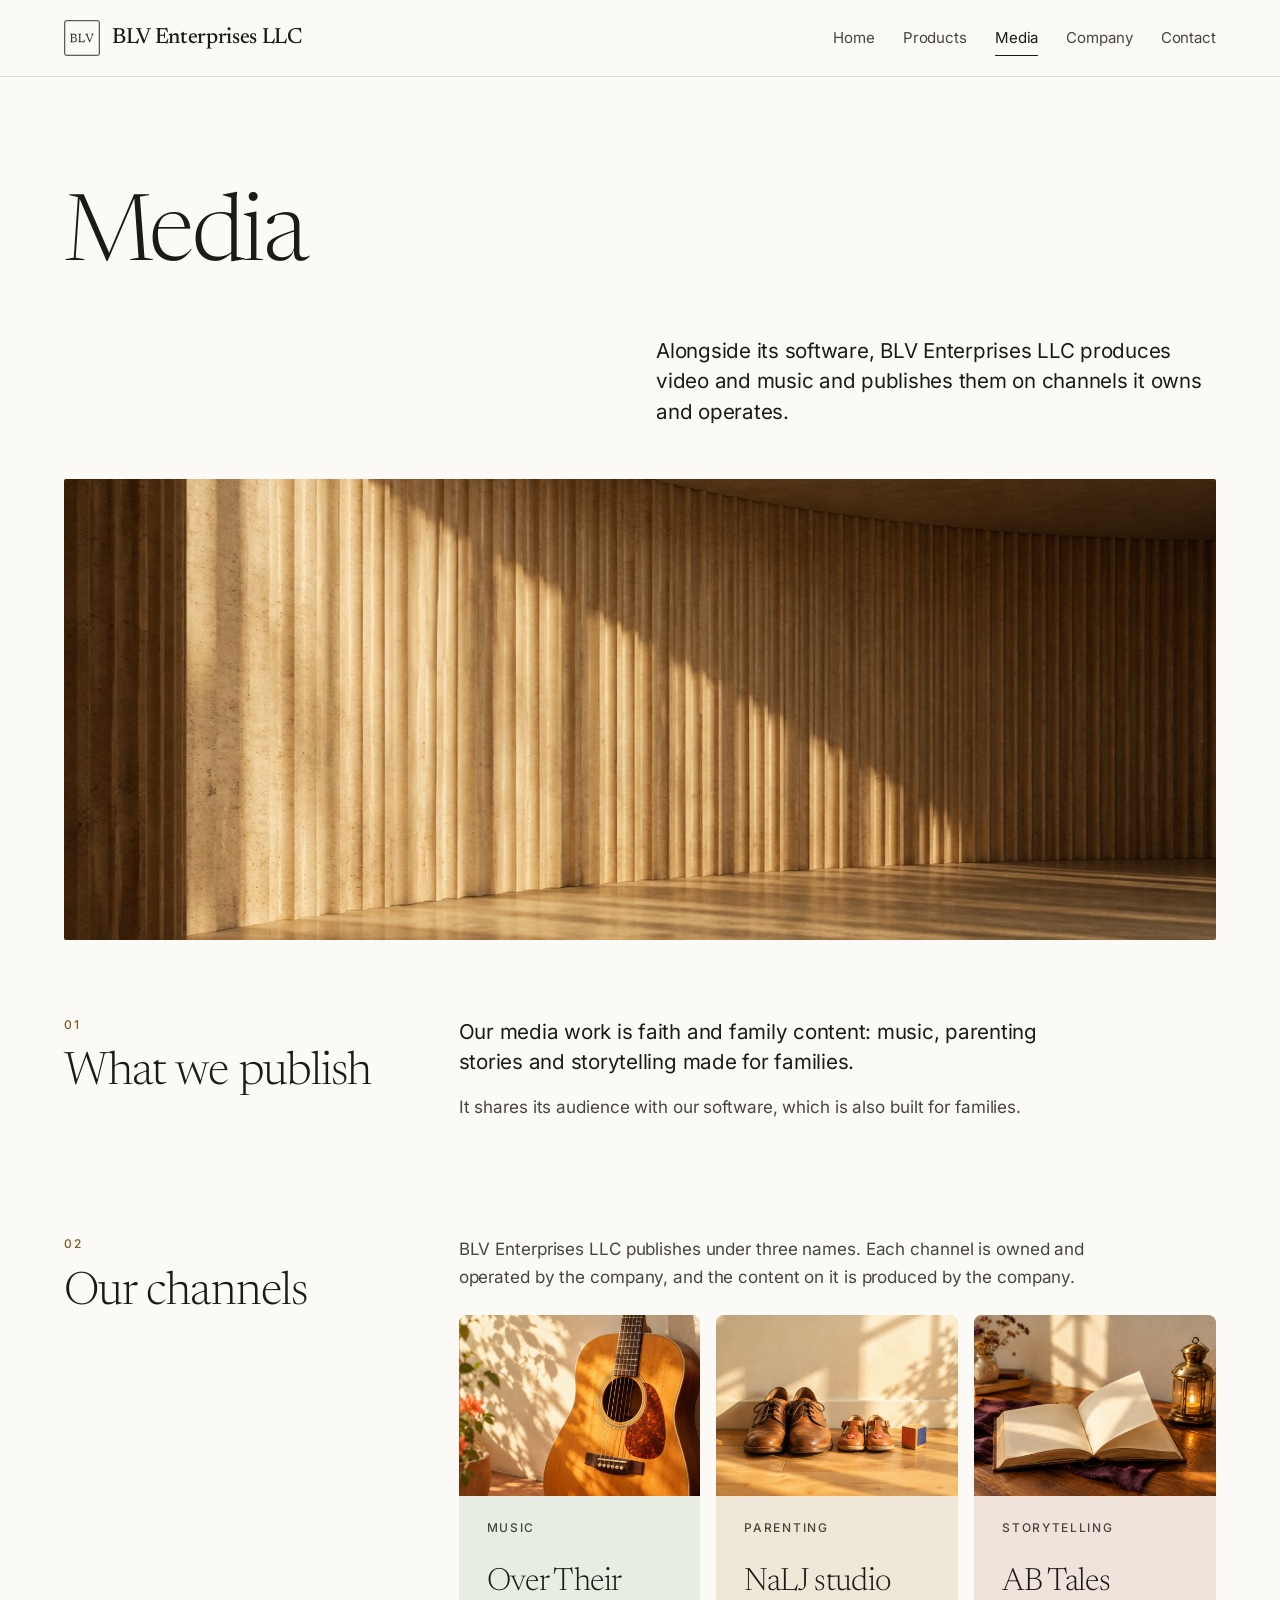
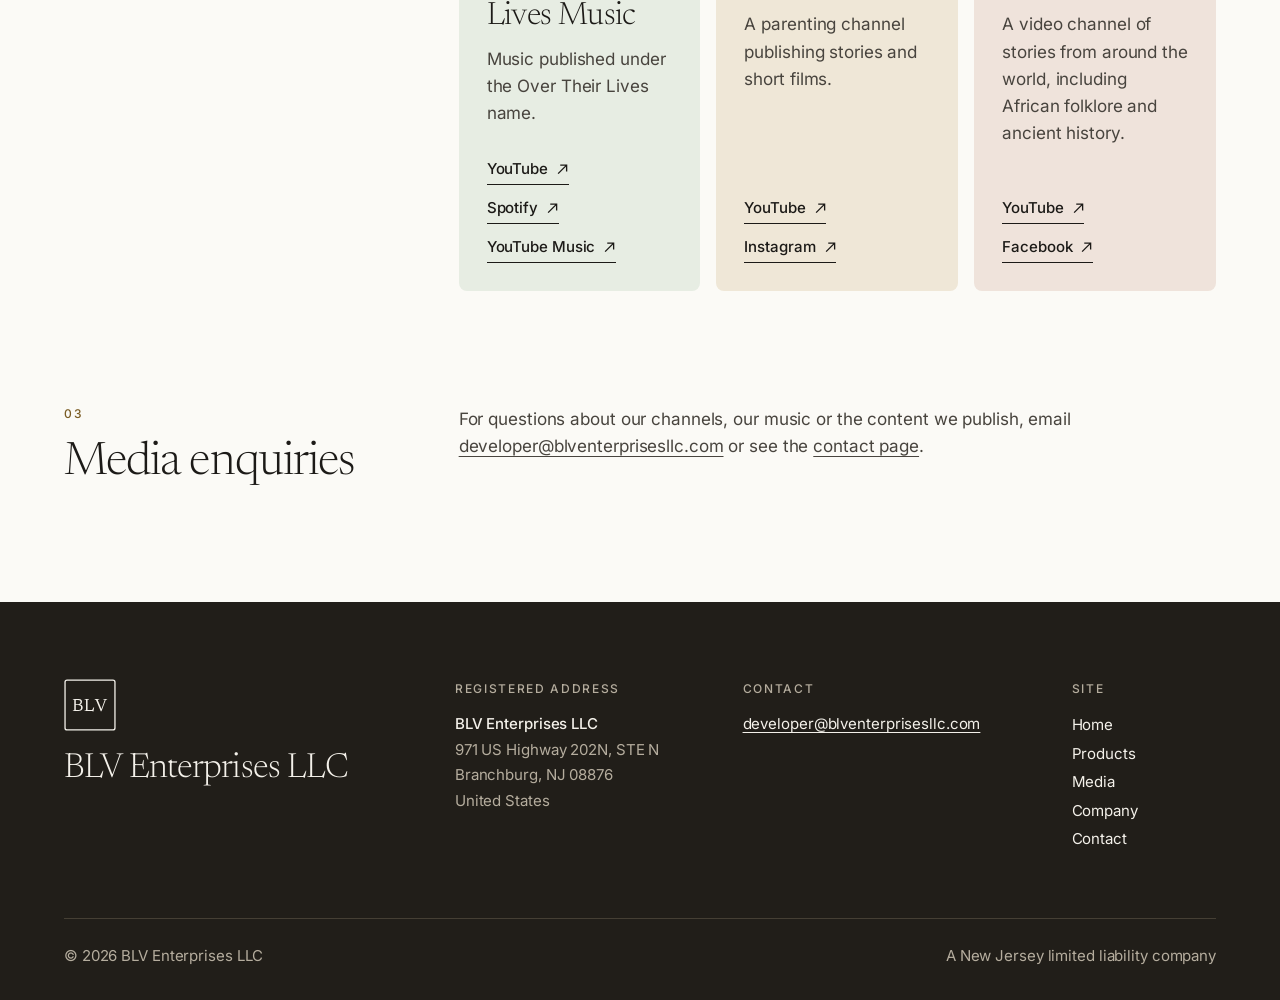
<file: media.html>
<!doctype html>
<html lang="en">
<head>
  <meta charset="utf-8">
  <meta name="viewport" content="width=device-width, initial-scale=1">
  <title>Media — BLV Enterprises LLC</title>
  <meta name="description" content="BLV Enterprises LLC publishes music and video on channels it owns and operates: Over Their Lives Music, NaLJ studio and AB Tales.">
  <link rel="canonical" href="https://blventerprisesllc.com/media">
  <meta property="og:url" content="https://blventerprisesllc.com/media">
  <meta property="og:type" content="website">
  <meta property="og:site_name" content="BLV Enterprises LLC">
  <meta property="og:title" content="Media — BLV Enterprises LLC">
  <meta property="og:description" content="BLV Enterprises LLC publishes music and video on channels it owns and operates: Over Their Lives Music, NaLJ studio and AB Tales.">
  <meta property="og:image" content="https://blventerprisesllc.com/images/media.jpg">
  <meta name="twitter:card" content="summary_large_image">
  <meta name="theme-color" content="#fbfaf6">
  <link rel="icon" href="/favicon.svg" type="image/svg+xml">
  <link rel="apple-touch-icon" href="/apple-touch-icon.png">
  <link rel="preload" href="/fonts/newsreader.woff2" as="font" type="font/woff2" crossorigin>
  <link rel="preload" href="/fonts/inter.woff2" as="font" type="font/woff2" crossorigin>
  <link rel="stylesheet" href="/styles.css">
</head>
<body>
  <a class="skip" href="#main">Skip to content</a>
  <header class="site-header">
    <div class="wrap bar">
      <a class="wordmark" href="/"><svg class="mono" viewBox="0 0 100 100" aria-hidden="true"><rect x="2" y="2" width="96" height="96" rx="4" fill="none" stroke="currentColor" stroke-width="2.5"/><path fill="currentColor" transform="translate(15.440 61.592) scale(0.01715)" d="M91 0V-50L253 -101V-1251L91 -1302V-1352H699Q848 -1352 940.5 -1310.5Q1033 -1269 1075.0 -1197.0Q1117 -1125 1117 -1034Q1117 -907 1037 -822Q974 -756 876 -733Q1010 -713 1094 -639Q1194 -548 1194 -408Q1194 -289 1143.0 -196.5Q1092 -104 983.0 -52.0Q874 0 698 0ZM423 -666V-104H690Q793 -104 865.5 -134.0Q938 -164 976.5 -228.5Q1015 -293 1015 -395Q1015 -475 982.0 -536.0Q949 -597 879.0 -631.5Q809 -666 698 -666ZM423 -1248V-770H686Q809 -770 879.0 -831.0Q949 -892 949 -1018Q949 -1088 918.0 -1139.0Q887 -1190 823.5 -1219.0Q760 -1248 662 -1248ZM2401 61H2362L2256 0H1406V-50L1571 -101V-1251L1406 -1302V-1352H1905V-1302L1740 -1251V-104H2254L2424 -417L2482 -409ZM2691 -1250 2537 -1302V-1352H3048V-1302L2873 -1251L3297 -217L3672 -1251L3506 -1302V-1352H3940V-1302L3784 -1251L3303 20H3220Z"/></svg><span>BLV Enterprises LLC</span></a>
      <nav class="site-nav" aria-label="Main">
        <ul>
          <li><a href="/">Home</a></li>
          <li><a href="/products">Products</a></li>
          <li><a href="/media" aria-current="page">Media</a></li>
          <li><a href="/company">Company</a></li>
          <li><a href="/contact">Contact</a></li>
        </ul>
      </nav>
    </div>
  </header>
  <main id="main">
    <section class="hero hero-split wrap">
      <h1 class="page-title">Media</h1>
      <div class="hero-body">
        <p class="lede">Alongside its software, BLV Enterprises LLC produces video and music and publishes them on channels it owns and operates.</p>
      </div>
    </section>
    <figure class="hero-figure banner wrap">
      <img src="/images/media.jpg" srcset="/images/media-800.jpg 800w, /images/media.jpg 1344w" sizes="(min-width: 78rem) 72rem, 100vw" width="1344" height="752" alt="" fetchpriority="high">
    </figure>
    <section class="section split wrap">
      <header class="section-head">
        <p class="eyebrow"><span class="num">01</span></p>
        <h2>What we publish</h2>
      </header>
      <div class="section-body">
        <div class="prose">
          <p class="lede">Our media work is faith and family content: music, parenting stories and storytelling made for families.</p>
          <p>It shares its audience with our software, which is also built for families.</p>
        </div>
      </div>
    </section>
    <section class="section split wrap">
      <header class="section-head">
        <p class="eyebrow"><span class="num">02</span></p>
        <h2>Our channels</h2>
      </header>
      <div class="section-body">
        <div class="prose">
          <p>BLV Enterprises LLC publishes under three names. Each channel is owned and operated by the company, and the content on it is produced by the company.</p>
        </div>
        <div class="cards">
          <article class="card channel">
            <img class="card-img" src="/images/channel-over-their-lives-music.jpg" width="900" height="678" alt="" loading="lazy">
            <div class="card-body">
              <p class="eyebrow">Music</p>
              <h3>Over Their Lives Music</h3>
              <p>Music published under the Over Their Lives name.</p>
              <ul class="links">
                <li><a class="arrow" href="https://www.youtube.com/@OverTheirLivesMusic">YouTube <svg class="out" viewBox="0 0 12 12" fill="none" stroke="currentColor" stroke-width="1.25" aria-hidden="true"><path d="M2 10l8-8M4 2h6v6"/></svg></a></li>
                <li><a class="arrow" href="https://open.spotify.com/artist/5ZUsAtaLNXtiSuAn9kuzhq">Spotify <svg class="out" viewBox="0 0 12 12" fill="none" stroke="currentColor" stroke-width="1.25" aria-hidden="true"><path d="M2 10l8-8M4 2h6v6"/></svg></a></li>
                <li><a class="arrow" href="https://music.youtube.com/channel/UCUV1TjL6SS7kzfMj0tV1TEw">YouTube Music <svg class="out" viewBox="0 0 12 12" fill="none" stroke="currentColor" stroke-width="1.25" aria-hidden="true"><path d="M2 10l8-8M4 2h6v6"/></svg></a></li>
              </ul>
            </div>
          </article>
          <article class="card channel sand">
            <img class="card-img" src="/images/channel-nalj-studio.jpg" width="900" height="678" alt="" loading="lazy">
            <div class="card-body">
              <p class="eyebrow">Parenting</p>
              <h3>NaLJ studio</h3>
              <p>A parenting channel publishing stories and short films.</p>
              <ul class="links">
                <li><a class="arrow" href="https://www.youtube.com/@NaLJstudio">YouTube <svg class="out" viewBox="0 0 12 12" fill="none" stroke="currentColor" stroke-width="1.25" aria-hidden="true"><path d="M2 10l8-8M4 2h6v6"/></svg></a></li>
                <li><a class="arrow" href="https://www.instagram.com/nalj_studio">Instagram <svg class="out" viewBox="0 0 12 12" fill="none" stroke="currentColor" stroke-width="1.25" aria-hidden="true"><path d="M2 10l8-8M4 2h6v6"/></svg></a></li>
              </ul>
            </div>
          </article>
          <article class="card channel clay">
            <img class="card-img" src="/images/channel-ab-tales.jpg" width="900" height="678" alt="" loading="lazy">
            <div class="card-body">
              <p class="eyebrow">Storytelling</p>
              <h3>AB Tales</h3>
              <p>A video channel of stories from around the world, including African folklore and ancient history.</p>
              <ul class="links">
                <li><a class="arrow" href="https://www.youtube.com/@AB_tales">YouTube <svg class="out" viewBox="0 0 12 12" fill="none" stroke="currentColor" stroke-width="1.25" aria-hidden="true"><path d="M2 10l8-8M4 2h6v6"/></svg></a></li>
                <li><a class="arrow" href="https://www.facebook.com/AB.tales.of.old/">Facebook <svg class="out" viewBox="0 0 12 12" fill="none" stroke="currentColor" stroke-width="1.25" aria-hidden="true"><path d="M2 10l8-8M4 2h6v6"/></svg></a></li>
              </ul>
            </div>
          </article>
        </div>
      </div>
    </section>
    <section class="section split wrap">
      <header class="section-head">
        <p class="eyebrow"><span class="num">03</span></p>
        <h2>Media enquiries</h2>
      </header>
      <div class="section-body">
        <div class="prose">
          <p>For questions about our channels, our music or the content we publish, email <a href="mailto:developer@blventerprisesllc.com">developer@blventerprisesllc.com</a> or see the <a href="/contact">contact page</a>.</p>
        </div>
      </div>
    </section>
  </main>
  <footer class="site-footer">
    <div class="wrap">
      <div class="footer-grid">
        <p class="footer-mark"><svg class="mono" viewBox="0 0 100 100" aria-hidden="true"><rect x="2" y="2" width="96" height="96" rx="4" fill="none" stroke="currentColor" stroke-width="2.5"/><path fill="currentColor" transform="translate(15.440 61.592) scale(0.01715)" d="M91 0V-50L253 -101V-1251L91 -1302V-1352H699Q848 -1352 940.5 -1310.5Q1033 -1269 1075.0 -1197.0Q1117 -1125 1117 -1034Q1117 -907 1037 -822Q974 -756 876 -733Q1010 -713 1094 -639Q1194 -548 1194 -408Q1194 -289 1143.0 -196.5Q1092 -104 983.0 -52.0Q874 0 698 0ZM423 -666V-104H690Q793 -104 865.5 -134.0Q938 -164 976.5 -228.5Q1015 -293 1015 -395Q1015 -475 982.0 -536.0Q949 -597 879.0 -631.5Q809 -666 698 -666ZM423 -1248V-770H686Q809 -770 879.0 -831.0Q949 -892 949 -1018Q949 -1088 918.0 -1139.0Q887 -1190 823.5 -1219.0Q760 -1248 662 -1248ZM2401 61H2362L2256 0H1406V-50L1571 -101V-1251L1406 -1302V-1352H1905V-1302L1740 -1251V-104H2254L2424 -417L2482 -409ZM2691 -1250 2537 -1302V-1352H3048V-1302L2873 -1251L3297 -217L3672 -1251L3506 -1302V-1352H3940V-1302L3784 -1251L3303 20H3220Z"/></svg><span>BLV Enterprises LLC</span></p>
        <div>
          <p class="eyebrow">Registered address</p>
          <p>
            <strong>BLV Enterprises LLC</strong><br>
            971 US Highway 202N, STE N<br>
            Branchburg, NJ 08876<br>
            United States
          </p>
        </div>
        <div>
          <p class="eyebrow">Contact</p>
          <p><a href="mailto:developer@blventerprisesllc.com">developer@blventerprisesllc.com</a></p>
        </div>
        <div>
          <p class="eyebrow">Site</p>
          <ul>
            <li><a href="/">Home</a></li>
            <li><a href="/products">Products</a></li>
            <li><a href="/media">Media</a></li>
            <li><a href="/company">Company</a></li>
            <li><a href="/contact">Contact</a></li>
          </ul>
        </div>
      </div>
      <div class="footer-base">
        <p>&copy; 2026 BLV Enterprises LLC</p>
        <p>A New Jersey limited liability company</p>
      </div>
    </div>
  </footer>
</body>
</html>
</file>
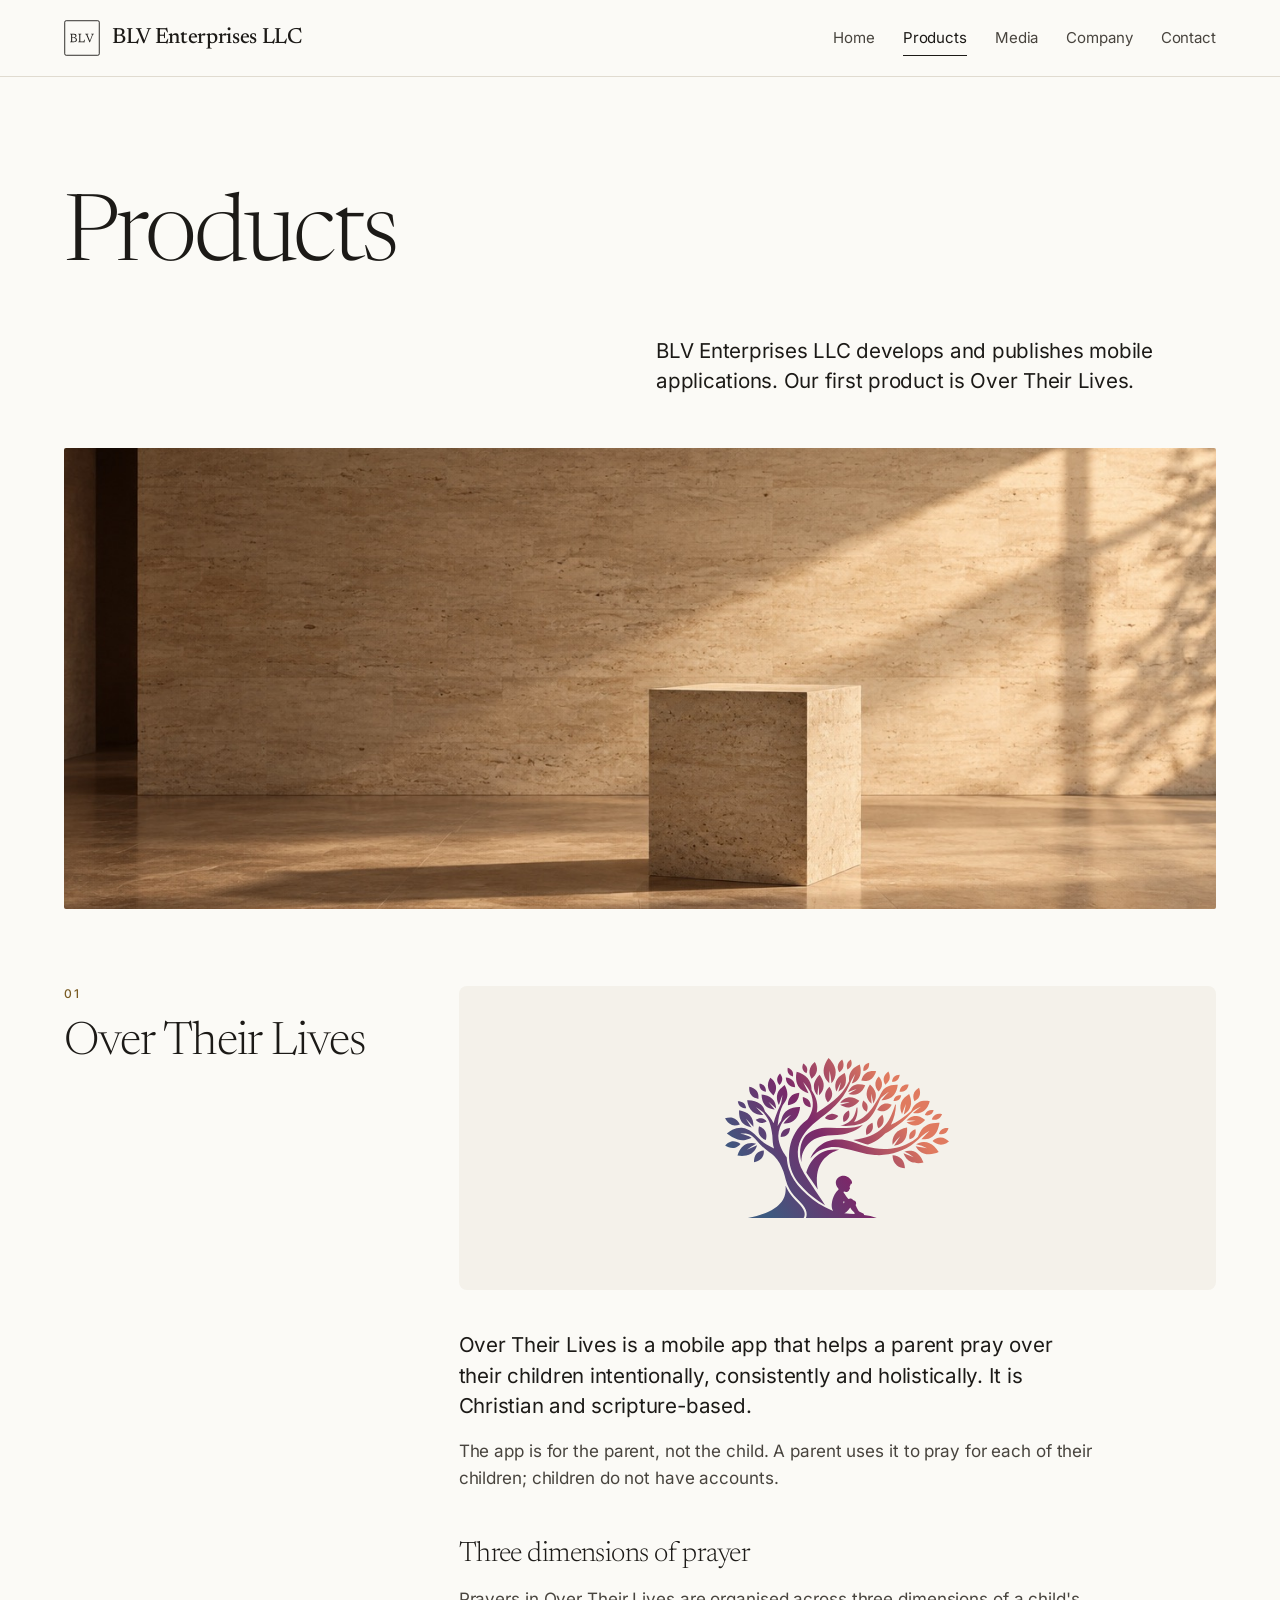
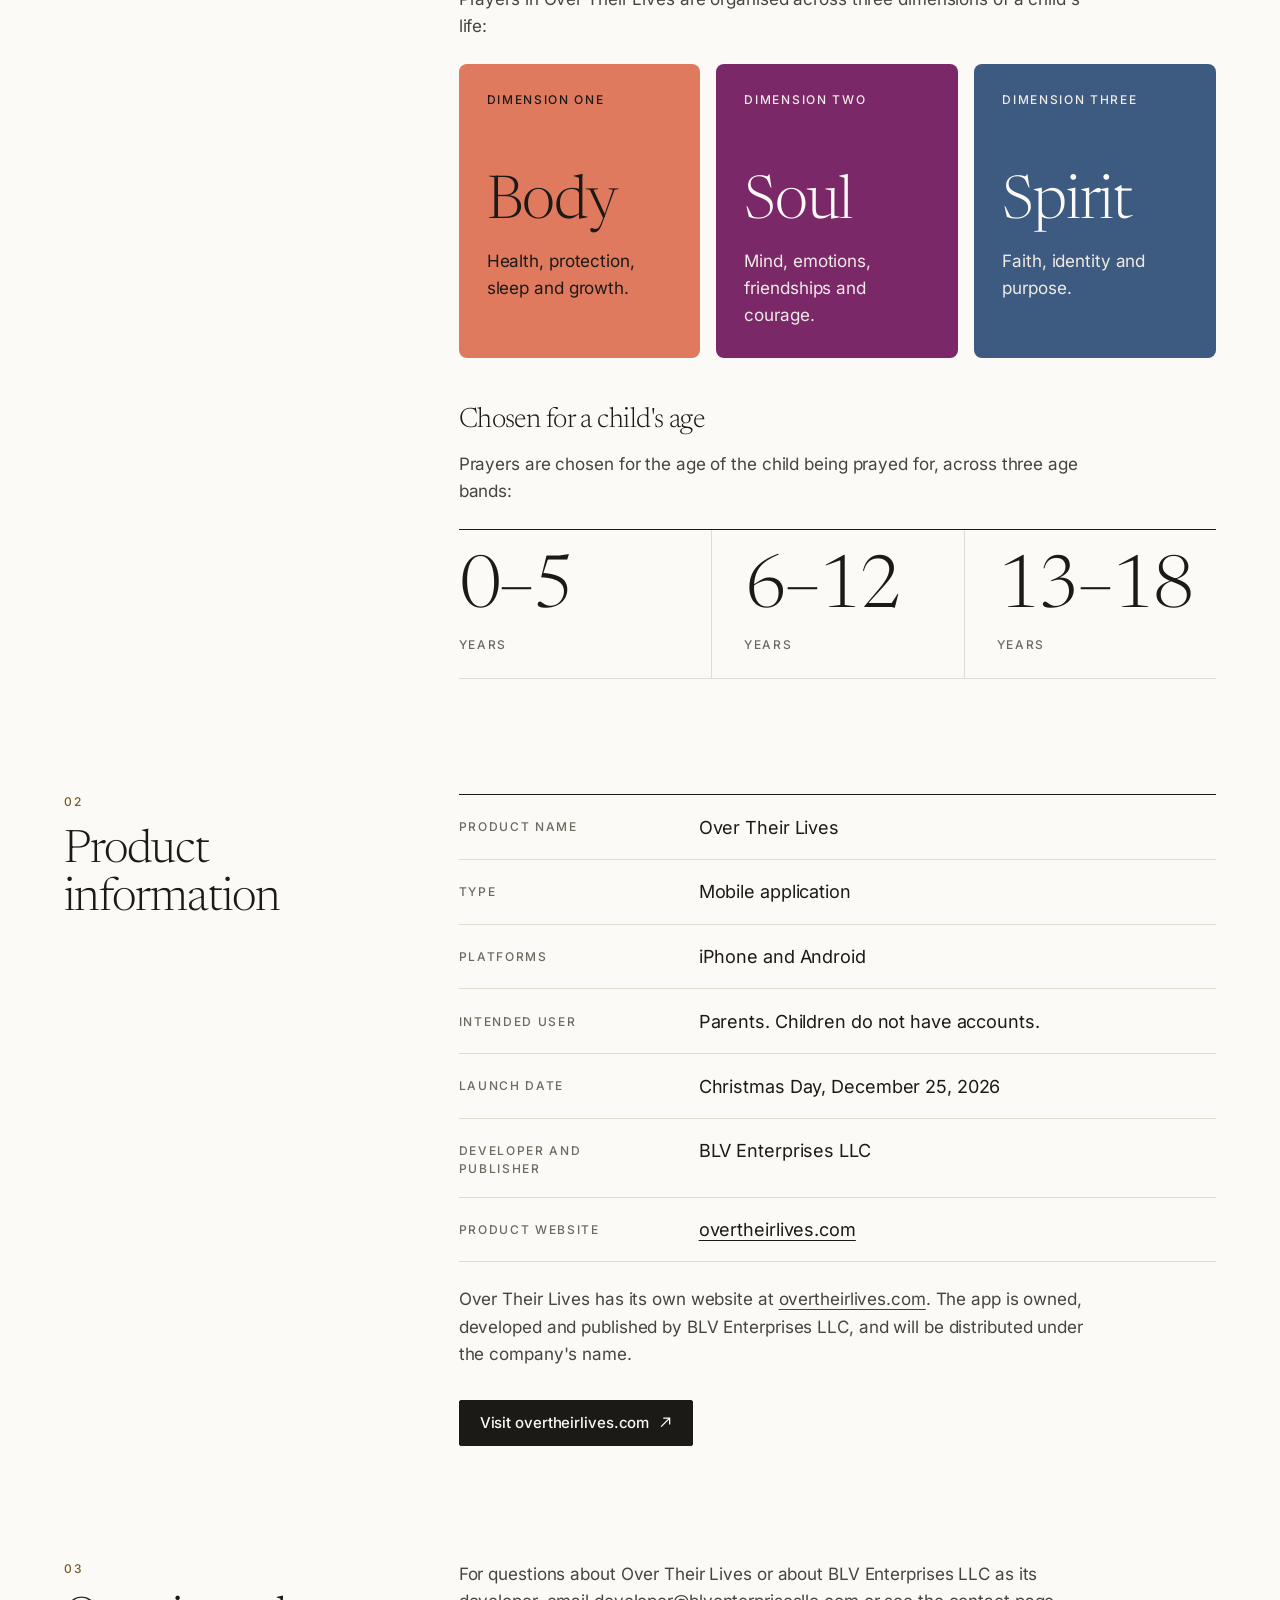
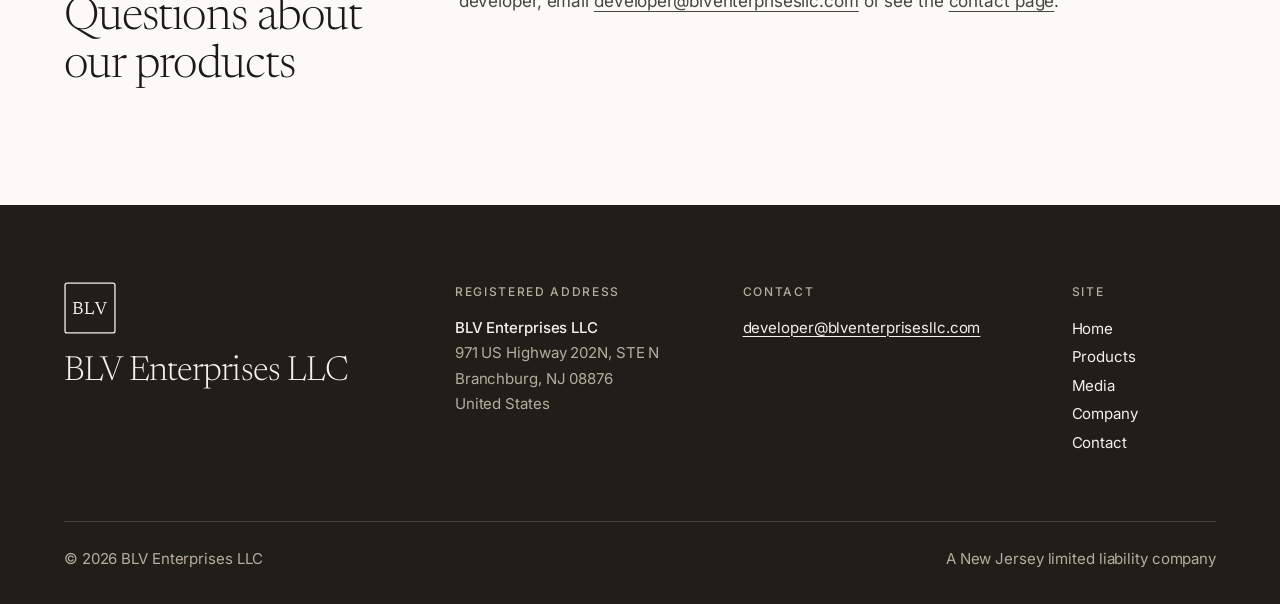
<file: products.html>
<!doctype html>
<html lang="en">
<head>
  <meta charset="utf-8">
  <meta name="viewport" content="width=device-width, initial-scale=1">
  <title>Products — BLV Enterprises LLC</title>
  <meta name="description" content="Software published by BLV Enterprises LLC. Over Their Lives is a mobile app for iPhone and Android that helps a parent pray over their children.">
  <link rel="canonical" href="https://blventerprisesllc.com/products">
  <meta property="og:url" content="https://blventerprisesllc.com/products">
  <meta property="og:type" content="website">
  <meta property="og:site_name" content="BLV Enterprises LLC">
  <meta property="og:title" content="Products — BLV Enterprises LLC">
  <meta property="og:description" content="Software published by BLV Enterprises LLC. Over Their Lives is a mobile app for iPhone and Android that helps a parent pray over their children.">
  <meta property="og:image" content="https://blventerprisesllc.com/images/products.jpg">
  <meta name="twitter:card" content="summary_large_image">
  <meta name="theme-color" content="#fbfaf6">
  <link rel="icon" href="/favicon.svg" type="image/svg+xml">
  <link rel="apple-touch-icon" href="/apple-touch-icon.png">
  <link rel="preload" href="/fonts/newsreader.woff2" as="font" type="font/woff2" crossorigin>
  <link rel="preload" href="/fonts/inter.woff2" as="font" type="font/woff2" crossorigin>
  <link rel="stylesheet" href="/styles.css">
</head>
<body>
  <a class="skip" href="#main">Skip to content</a>
  <header class="site-header">
    <div class="wrap bar">
      <a class="wordmark" href="/"><svg class="mono" viewBox="0 0 100 100" aria-hidden="true"><rect x="2" y="2" width="96" height="96" rx="4" fill="none" stroke="currentColor" stroke-width="2.5"/><path fill="currentColor" transform="translate(15.440 61.592) scale(0.01715)" d="M91 0V-50L253 -101V-1251L91 -1302V-1352H699Q848 -1352 940.5 -1310.5Q1033 -1269 1075.0 -1197.0Q1117 -1125 1117 -1034Q1117 -907 1037 -822Q974 -756 876 -733Q1010 -713 1094 -639Q1194 -548 1194 -408Q1194 -289 1143.0 -196.5Q1092 -104 983.0 -52.0Q874 0 698 0ZM423 -666V-104H690Q793 -104 865.5 -134.0Q938 -164 976.5 -228.5Q1015 -293 1015 -395Q1015 -475 982.0 -536.0Q949 -597 879.0 -631.5Q809 -666 698 -666ZM423 -1248V-770H686Q809 -770 879.0 -831.0Q949 -892 949 -1018Q949 -1088 918.0 -1139.0Q887 -1190 823.5 -1219.0Q760 -1248 662 -1248ZM2401 61H2362L2256 0H1406V-50L1571 -101V-1251L1406 -1302V-1352H1905V-1302L1740 -1251V-104H2254L2424 -417L2482 -409ZM2691 -1250 2537 -1302V-1352H3048V-1302L2873 -1251L3297 -217L3672 -1251L3506 -1302V-1352H3940V-1302L3784 -1251L3303 20H3220Z"/></svg><span>BLV Enterprises LLC</span></a>
      <nav class="site-nav" aria-label="Main">
        <ul>
          <li><a href="/">Home</a></li>
          <li><a href="/products" aria-current="page">Products</a></li>
          <li><a href="/media">Media</a></li>
          <li><a href="/company">Company</a></li>
          <li><a href="/contact">Contact</a></li>
        </ul>
      </nav>
    </div>
  </header>
  <main id="main">
    <section class="hero hero-split wrap">
      <h1 class="page-title">Products</h1>
      <div class="hero-body">
        <p class="lede">BLV Enterprises LLC develops and publishes mobile applications. Our first product is Over Their Lives.</p>
      </div>
    </section>
    <figure class="hero-figure banner wrap">
      <img src="/images/products.jpg" srcset="/images/products-800.jpg 800w, /images/products.jpg 1344w" sizes="(min-width: 78rem) 72rem, 100vw" width="1344" height="752" alt="" fetchpriority="high">
    </figure>
    <section class="section split wrap">
      <header class="section-head">
        <p class="eyebrow"><span class="num">01</span></p>
        <h2>Over Their Lives</h2>
      </header>
      <div class="section-body">
        <figure class="logo-panel">
          <img src="/images/over-their-lives-logo.svg" width="149" height="106" alt="Over Their Lives logo">
        </figure>
        <div class="prose">
          <p class="lede">Over Their Lives is a mobile app that helps a parent pray over their children intentionally, consistently and holistically. It is Christian and scripture-based.</p>
          <p>The app is for the parent, not the child. A parent uses it to pray for each of their children; children do not have accounts.</p>
          <h3>Three dimensions of prayer</h3>
          <p>Prayers in Over Their Lives are organised across three dimensions of a child's life:</p>
        </div>
        <div class="cards">
          <article class="card body">
            <p class="eyebrow">Dimension one</p>
            <div><h4>Body</h4><p>Health, protection, sleep and growth.</p></div>
          </article>
          <article class="card soul">
            <p class="eyebrow">Dimension two</p>
            <div><h4>Soul</h4><p>Mind, emotions, friendships and courage.</p></div>
          </article>
          <article class="card spirit">
            <p class="eyebrow">Dimension three</p>
            <div><h4>Spirit</h4><p>Faith, identity and purpose.</p></div>
          </article>
        </div>
        <div class="prose">
          <h3>Chosen for a child's age</h3>
          <p>Prayers are chosen for the age of the child being prayed for, across three age bands:</p>
        </div>
        <ul class="bands">
          <li><span class="n">0–5</span><span class="u">years</span></li>
          <li><span class="n">6–12</span><span class="u">years</span></li>
          <li><span class="n">13–18</span><span class="u">years</span></li>
        </ul>
      </div>
    </section>
    <section class="section split wrap">
      <header class="section-head">
        <p class="eyebrow"><span class="num">02</span></p>
        <h2>Product information</h2>
      </header>
      <div class="section-body">
        <dl class="ledger">
          <div><dt>Product name</dt><dd>Over Their Lives</dd></div>
          <div><dt>Type</dt><dd>Mobile application</dd></div>
          <div><dt>Platforms</dt><dd>iPhone and Android</dd></div>
          <div><dt>Intended user</dt><dd>Parents. Children do not have accounts.</dd></div>
          <div><dt>Launch date</dt><dd>Christmas Day, December 25, 2026</dd></div>
          <div><dt>Developer and publisher</dt><dd>BLV Enterprises LLC</dd></div>
          <div><dt>Product website</dt><dd><a href="https://overtheirlives.com">overtheirlives.com</a></dd></div>
        </dl>
        <p class="note">Over Their Lives has its own website at <a href="https://overtheirlives.com">overtheirlives.com</a>. The app is owned, developed and published by BLV Enterprises LLC, and will be distributed under the company's name.</p>
        <div class="actions">
          <a class="btn" href="https://overtheirlives.com">Visit overtheirlives.com <svg class="out" viewBox="0 0 12 12" fill="none" stroke="currentColor" stroke-width="1.25" aria-hidden="true"><path d="M2 10l8-8M4 2h6v6"/></svg></a>
        </div>
      </div>
    </section>
    <section class="section split wrap">
      <header class="section-head">
        <p class="eyebrow"><span class="num">03</span></p>
        <h2>Questions about our products</h2>
      </header>
      <div class="section-body">
        <div class="prose">
          <p>For questions about Over Their Lives or about BLV Enterprises LLC as its developer, email <a href="mailto:developer@blventerprisesllc.com">developer@blventerprisesllc.com</a> or see the <a href="/contact">contact page</a>.</p>
        </div>
      </div>
    </section>
  </main>
  <footer class="site-footer">
    <div class="wrap">
      <div class="footer-grid">
        <p class="footer-mark"><svg class="mono" viewBox="0 0 100 100" aria-hidden="true"><rect x="2" y="2" width="96" height="96" rx="4" fill="none" stroke="currentColor" stroke-width="2.5"/><path fill="currentColor" transform="translate(15.440 61.592) scale(0.01715)" d="M91 0V-50L253 -101V-1251L91 -1302V-1352H699Q848 -1352 940.5 -1310.5Q1033 -1269 1075.0 -1197.0Q1117 -1125 1117 -1034Q1117 -907 1037 -822Q974 -756 876 -733Q1010 -713 1094 -639Q1194 -548 1194 -408Q1194 -289 1143.0 -196.5Q1092 -104 983.0 -52.0Q874 0 698 0ZM423 -666V-104H690Q793 -104 865.5 -134.0Q938 -164 976.5 -228.5Q1015 -293 1015 -395Q1015 -475 982.0 -536.0Q949 -597 879.0 -631.5Q809 -666 698 -666ZM423 -1248V-770H686Q809 -770 879.0 -831.0Q949 -892 949 -1018Q949 -1088 918.0 -1139.0Q887 -1190 823.5 -1219.0Q760 -1248 662 -1248ZM2401 61H2362L2256 0H1406V-50L1571 -101V-1251L1406 -1302V-1352H1905V-1302L1740 -1251V-104H2254L2424 -417L2482 -409ZM2691 -1250 2537 -1302V-1352H3048V-1302L2873 -1251L3297 -217L3672 -1251L3506 -1302V-1352H3940V-1302L3784 -1251L3303 20H3220Z"/></svg><span>BLV Enterprises LLC</span></p>
        <div>
          <p class="eyebrow">Registered address</p>
          <p>
            <strong>BLV Enterprises LLC</strong><br>
            971 US Highway 202N, STE N<br>
            Branchburg, NJ 08876<br>
            United States
          </p>
        </div>
        <div>
          <p class="eyebrow">Contact</p>
          <p><a href="mailto:developer@blventerprisesllc.com">developer@blventerprisesllc.com</a></p>
        </div>
        <div>
          <p class="eyebrow">Site</p>
          <ul>
            <li><a href="/">Home</a></li>
            <li><a href="/products">Products</a></li>
            <li><a href="/media">Media</a></li>
            <li><a href="/company">Company</a></li>
            <li><a href="/contact">Contact</a></li>
          </ul>
        </div>
      </div>
      <div class="footer-base">
        <p>&copy; 2026 BLV Enterprises LLC</p>
        <p>A New Jersey limited liability company</p>
      </div>
    </div>
  </footer>
</body>
</html>
</file>
<file: styles.css>
@font-face {
  font-family: "Newsreader";
  src: url("/fonts/newsreader.woff2") format("woff2");
  font-weight: 200 800;
  font-style: normal;
  font-display: swap;
}
@font-face {
  font-family: "Inter";
  src: url("/fonts/inter.woff2") format("woff2");
  font-weight: 100 900;
  font-style: normal;
  font-display: swap;
}

:root {
  --paper: #fbfaf6;
  --linen: #f4f1ea;
  --rule: #e0dbd0;
  --ink: #1c1a17;
  --ink-2: #48443e;
  --ink-3: #6e6960;
  --brass: #7a5c24;
  --field: #211e19;
  --field-2: #2c2821;
  --field-rule: #453f34;
  --field-ink: #f4f1ea;
  --field-muted: #b5ad9e;
  --wash-sage: #e7ede3;
  --wash-sand: #efe7d7;
  --wash-clay: #efe3db;

  --serif: "Newsreader", "Iowan Old Style", "Palatino Linotype", Palatino, Georgia, serif;
  --sans: "Inter", -apple-system, BlinkMacSystemFont, "Segoe UI", Roboto, "Helvetica Neue", Arial, sans-serif;

  --gutter: clamp(1.25rem, 4vw, 3rem);
  --gap: clamp(4rem, 9vw, 7.5rem);
}

* { box-sizing: border-box; }

html { -webkit-text-size-adjust: 100%; }

body {
  margin: 0;
  background: var(--paper);
  color: var(--ink);
  font-family: var(--sans);
  font-size: 1.0625rem;
  line-height: 1.6;
  letter-spacing: -0.006em;
  -webkit-font-smoothing: antialiased;
  text-rendering: optimizeLegibility;
}

::selection { background: var(--ink); color: var(--paper); }

.wrap {
  width: 100%;
  max-width: 78rem;
  margin: 0 auto;
  padding-left: var(--gutter);
  padding-right: var(--gutter);
}

h1, h2, h3, h4 {
  margin: 0;
  font-family: var(--serif);
  font-weight: 300;
  letter-spacing: -0.02em;
  line-height: 1.05;
}
p, ul, dl, address { margin: 0 0 1rem; }
address { font-style: normal; }

a {
  color: inherit;
  text-decoration-line: underline;
  text-decoration-thickness: 1px;
  text-decoration-color: currentColor;
  text-underline-offset: 0.22em;
  transition: color 0.15s ease, text-decoration-color 0.15s ease;
}
a:hover { color: var(--brass); }
a:focus-visible, .btn:focus-visible {
  outline: 2px solid var(--ink);
  outline-offset: 3px;
}

.skip {
  position: absolute;
  left: -999rem;
  z-index: 10;
  background: var(--ink);
  color: var(--paper);
  padding: 0.6rem 1rem;
}
.skip:focus { left: 0.5rem; top: 0.5rem; color: var(--paper); }

/* Header */

.site-header { border-bottom: 1px solid var(--rule); }
.bar {
  display: flex;
  flex-wrap: wrap;
  align-items: center;
  justify-content: space-between;
  gap: 0.75rem 2rem;
  padding-top: 1.25rem;
  padding-bottom: 1.25rem;
}
.wordmark {
  font-family: var(--serif);
  font-size: 1.375rem;
  font-weight: 500;
  letter-spacing: -0.015em;
  line-height: 1;
  text-decoration: none;
}
.wordmark:hover { color: inherit; }
.site-nav ul {
  display: flex;
  flex-wrap: wrap;
  align-items: center;
  gap: 0.25rem 1.75rem;
  margin: 0;
  padding: 0;
  list-style: none;
}
.site-nav a {
  display: inline-block;
  padding: 0.35rem 0;
  font-size: 0.9375rem;
  color: var(--ink-2);
  text-decoration: none;
  border-bottom: 1px solid transparent;
}
.site-nav a:hover { color: var(--ink); border-bottom-color: var(--ink); }
.site-nav a[aria-current="page"] { color: var(--ink); border-bottom-color: var(--ink); }

/* Type */

.eyebrow {
  margin: 0 0 1rem;
  font-family: var(--sans);
  font-size: 0.75rem;
  font-weight: 500;
  letter-spacing: 0.14em;
  line-height: 1.4;
  text-transform: uppercase;
  color: var(--ink-3);
}
.eyebrow .num { color: var(--brass); margin-right: 0.75em; }

.display { font-size: clamp(3rem, 9.4vw, 7.75rem); line-height: 0.98; letter-spacing: -0.03em; }
.page-title { font-size: clamp(2.75rem, 7.5vw, 5.75rem); line-height: 1; letter-spacing: -0.028em; }
.lede {
  font-size: clamp(1.1875rem, 1.6vw, 1.375rem);
  line-height: 1.5;
  letter-spacing: -0.012em;
  color: var(--ink);
}
.muted { color: var(--ink-2); }
.nowrap { white-space: nowrap; }

/* Buttons */

.actions { display: flex; flex-wrap: wrap; gap: 0.75rem; margin-top: 2rem; }
.btn {
  display: inline-flex;
  align-items: center;
  gap: 0.6rem;
  padding: 0.8rem 1.25rem;
  border: 1px solid var(--ink);
  border-radius: 2px;
  background: var(--ink);
  color: var(--paper);
  font-size: 0.9375rem;
  font-weight: 500;
  line-height: 1.2;
  text-decoration: none;
  transition: background 0.15s ease, color 0.15s ease, border-color 0.15s ease;
}
.btn:hover { background: var(--ink-2); border-color: var(--ink-2); color: var(--paper); }
.btn.ghost { background: transparent; color: var(--ink); }
.btn.ghost:hover { background: var(--ink); color: var(--paper); }
.btn svg, .arrow svg { width: 0.85em; height: 0.85em; flex: none; transition: transform 0.15s ease; }
.btn:hover svg, .arrow:hover svg { transform: translate(2px, 0); }
.btn:hover svg.out, .arrow:hover svg.out { transform: translate(2px, -2px); }

.arrow {
  display: inline-flex;
  align-items: center;
  gap: 0.5rem;
  font-size: 0.9375rem;
  font-weight: 500;
  text-decoration: none;
  border-bottom: 1px solid currentColor;
  padding-bottom: 0.15rem;
}

/* Hero */

.hero { padding-top: clamp(3.5rem, 9vw, 7.5rem); padding-bottom: clamp(3rem, 6vw, 5rem); }
.hero-body { margin-top: clamp(2rem, 4vw, 3.5rem); max-width: 40rem; }
.hero-body p:last-of-type { margin-bottom: 0; }
.hero-body .lede + p { margin-top: 1.25rem; }

.strip {
  display: grid;
  grid-template-columns: repeat(2, 1fr);
  margin: 0;
  border-top: 1px solid var(--ink);
}
.strip > div { padding: 1.25rem 1.25rem 1.25rem 0; border-bottom: 1px solid var(--rule); }
.strip dt { margin-bottom: 0.4rem; }
.strip dd { margin: 0; font-family: var(--serif); font-size: 1.3125rem; line-height: 1.25; letter-spacing: -0.01em; }

/* Sections */

.section { padding-top: var(--gap); }
.section:last-child, main > .section:last-of-type { padding-bottom: var(--gap); }
.section-head { margin-bottom: 2.5rem; }
.section-head h2 { font-size: clamp(2rem, 3.6vw, 2.875rem); }
.section-body > :last-child { margin-bottom: 0; }
.prose { max-width: 40rem; }
.prose p { color: var(--ink-2); }
.prose p.lede { color: var(--ink); }
.prose h3 { font-size: 1.75rem; margin: 3rem 0 1rem; }
.prose > :last-child { margin-bottom: 0; }

/* Entries (what we do) */

.entries { border-top: 1px solid var(--ink); }
.entry { display: grid; gap: 0.75rem; padding: 2rem 0; border-bottom: 1px solid var(--rule); }
.entry h3 { font-size: clamp(1.625rem, 2.6vw, 2.125rem); line-height: 1.1; }
.entry p { margin: 0; color: var(--ink-2); max-width: 34rem; }
.entry .arrow { justify-self: start; margin-top: 0.5rem; }

/* Dark field */

.field { background: var(--field); color: var(--field-ink); margin-top: var(--gap); }
.field .wrap { padding-top: var(--gap); padding-bottom: var(--gap); }
.field .eyebrow { color: var(--field-muted); }
.field .eyebrow .num { color: #c9a868; }
.field h2.eyebrow { font-family: var(--sans); }
.field h3 { font-size: clamp(2.75rem, 6.4vw, 5rem); line-height: 0.98; letter-spacing: -0.028em; margin-bottom: 1.75rem; }
.field p { color: #d8d2c6; max-width: 34rem; }
.field a:hover { color: #e3c88f; }
.field a:focus-visible { outline-color: var(--field-ink); }
.field .btn { background: var(--field-ink); border-color: var(--field-ink); color: var(--field); }
.field .btn:hover { background: #fff; border-color: #fff; color: var(--field); }
.field .btn.ghost { background: transparent; color: var(--field-ink); border-color: var(--field-rule); }
.field .btn.ghost:hover { background: transparent; border-color: var(--field-ink); color: var(--field-ink); }
.feature { display: grid; gap: 3rem; align-items: center; }

.plate {
  display: flex;
  flex-direction: column;
  justify-content: space-between;
  aspect-ratio: 4 / 5;
  width: 100%;
  max-width: 26rem;
  padding: 1.75rem;
  border: 1px solid var(--field-rule);
  border-radius: 8px;
  background: var(--field-2);
}
.plate .eyebrow { margin: 0; display: flex; justify-content: space-between; gap: 1rem; }
.plate ul { margin: 0; padding: 0; list-style: none; }
.plate li {
  padding: 0.5rem 0 0.35rem;
  border-top: 1px solid var(--field-rule);
  font-family: var(--serif);
  font-weight: 300;
  font-size: clamp(2.5rem, 6vw, 3.75rem);
  line-height: 1.05;
  letter-spacing: -0.025em;
}
.plate li:last-child { border-bottom: 1px solid var(--field-rule); }

/* Wash cards */

.cards { display: grid; gap: 1rem; margin: 1.5rem 0 0; }
.card { display: flex; flex-direction: column; justify-content: space-between; min-height: 15rem; padding: 1.75rem; border-radius: 8px; background: var(--wash-sage); }
.card.sand { background: var(--wash-sand); }
.card.clay { background: var(--wash-clay); }
.card .eyebrow { color: var(--ink-2); }
.card h4 { font-size: clamp(2.75rem, 5vw, 3.75rem); margin-bottom: 0.75rem; }
.card p { margin: 0; color: var(--ink-2); }

.bands { display: grid; grid-template-columns: repeat(3, 1fr); margin: 1.5rem 0 0; padding: 0; list-style: none; border-top: 1px solid var(--ink); border-bottom: 1px solid var(--rule); }
.bands li { padding: 1.5rem 0.75rem 1.5rem 0; }
.bands li + li { padding-left: clamp(0.75rem, 2.5vw, 2rem); border-left: 1px solid var(--rule); }
.bands .n { display: block; font-family: var(--serif); font-weight: 300; font-size: clamp(2.125rem, 6.5vw, 4.5rem); line-height: 1; letter-spacing: -0.03em; white-space: nowrap; }
.bands .u { display: block; margin-top: 0.6rem; }

/* Ledger */

.ledger { margin: 0; border-top: 1px solid var(--ink); }
.ledger > div { display: grid; gap: 0.3rem 2rem; padding: 1.15rem 0; border-bottom: 1px solid var(--rule); }
.ledger dt, .strip dt, .bands .u {
  font-size: 0.75rem;
  font-weight: 500;
  letter-spacing: 0.14em;
  line-height: 1.5;
  text-transform: uppercase;
  color: var(--ink-3);
}
.ledger dt { padding-top: 0.3rem; }
.ledger dd { margin: 0; font-size: 1.125rem; line-height: 1.5; }
.ledger address { margin: 0; }
.note { margin-top: 1.5rem; color: var(--ink-2); max-width: 40rem; }

/* Contact */

.big-link {
  font-family: var(--serif);
  font-weight: 300;
  font-size: clamp(1.5rem, 4.2vw, 3rem);
  line-height: 1.15;
  letter-spacing: -0.02em;
  overflow-wrap: anywhere;
}
.big-address { font-family: var(--serif); font-weight: 300; font-size: clamp(1.5rem, 2.6vw, 2rem); line-height: 1.3; letter-spacing: -0.015em; }

/* Footer */

.site-footer { background: var(--field); color: var(--field-muted); font-size: 0.9375rem; }
.site-footer .wrap { padding-top: clamp(3rem, 6vw, 5rem); padding-bottom: 2rem; }
.footer-grid { display: grid; gap: 2.5rem; }
.footer-mark { font-family: var(--serif); font-weight: 300; font-size: clamp(2rem, 4vw, 3rem); line-height: 1.05; letter-spacing: -0.025em; color: var(--field-ink); margin: 0; }
.site-footer p { margin: 0; line-height: 1.7; }
.site-footer strong { color: var(--field-ink); font-weight: 500; }
.site-footer a { color: var(--field-ink); }
.site-footer a:hover { color: #e3c88f; }
.site-footer a:focus-visible { outline-color: var(--field-ink); }
.site-footer ul { margin: 0; padding: 0; list-style: none; line-height: 1.9; }
.site-footer ul a { text-decoration: none; }
.site-footer ul a:hover { text-decoration: underline; }
.site-footer .eyebrow { color: var(--field-muted); margin-bottom: 0.75rem; }
.footer-base { margin-top: clamp(2.5rem, 5vw, 4rem); padding-top: 1.5rem; border-top: 1px solid var(--field-rule); display: flex; flex-wrap: wrap; justify-content: space-between; gap: 0.5rem 2rem; }

/* Wider screens */

@media (min-width: 40rem) {
  .cards { grid-template-columns: repeat(3, 1fr); }
  .ledger > div { grid-template-columns: 13rem 1fr; }
  .footer-grid { grid-template-columns: 1.1fr 1.5fr 0.6fr; }
  .footer-mark { grid-column: 1 / -1; }
}

@media (min-width: 60rem) {
  .strip { grid-template-columns: repeat(4, 1fr); }
  .strip > div { border-bottom: 0; }
  .strip > div + div { padding-left: 1.5rem; border-left: 1px solid var(--rule); }
  .hero-split { display: grid; grid-template-columns: repeat(12, 1fr); column-gap: 2rem; }
  .hero-split .hero-body { grid-column: 7 / -1; max-width: none; }
  .section.split { display: grid; grid-template-columns: repeat(12, 1fr); column-gap: 2rem; }
  .section.split > .section-head { grid-column: 1 / 5; margin-bottom: 0; }
  .section.split > .section-body { grid-column: 5 / -1; }
  .entry { grid-template-columns: 5fr 6fr; column-gap: 2rem; align-items: start; padding: 2.5rem 0; }
  .entry .arrow { grid-column: 2; }
  .feature { grid-template-columns: 7fr 5fr; gap: 4rem; }
  .plate { justify-self: end; }
  .footer-grid { grid-template-columns: 1.7fr 1.2fr 1.4fr 0.7fr; }
  .footer-mark { grid-column: auto; }
}

@media (prefers-reduced-motion: no-preference) {
  .hero > * { animation: rise 0.7s cubic-bezier(0.2, 0.7, 0.2, 1) both; }
  .hero > :nth-child(2) { animation-delay: 0.08s; }
  @keyframes rise { from { opacity: 0; transform: translateY(10px); } }
}

@media print {
  .site-nav, .skip, .actions { display: none; }
  .field, .site-footer { background: none; color: var(--ink); }
}

.hero-split > h1 { grid-column: 1 / -1; }
.site-footer p { overflow-wrap: anywhere; }
.site-footer .footer-mark { line-height: 1.05; font-size: clamp(1.875rem, 2.7vw, 2.375rem); }
.hero + .section { padding-top: clamp(1.5rem, 4vw, 3.5rem); }
.card { justify-content: flex-start; min-height: 0; }
.card h4 { margin-top: clamp(2.5rem, 5vw, 4.5rem); }

/* Hero image */

.hero-figure { margin: 0 auto clamp(2rem, 4vw, 3.5rem); }
.hero-figure img {
  display: block;
  width: 100%;
  height: auto;
  aspect-ratio: 4 / 3;
  object-fit: cover;
  object-position: 60% 50%;
  border-radius: 2px;
  background: var(--wash-sand);
}
@media (min-width: 40rem) {
  .hero-figure img { aspect-ratio: 21 / 9; }
}

/* Logo plates and channel cards */

.plate.light { background: var(--linen); border-color: var(--linen); align-items: stretch; }
.plate.light .eyebrow { color: var(--ink-3); }
.plate img { display: block; width: 62%; height: auto; margin: 0 auto; }
.logo-panel { display: flex; align-items: center; justify-content: center; margin: 0 0 2.5rem; padding: clamp(2.5rem, 6vw, 4.5rem) 1.5rem; border-radius: 8px; background: var(--linen); }
.logo-panel img { display: block; width: clamp(9rem, 22vw, 14rem); height: auto; }

.card h3 { margin-top: clamp(2.5rem, 5vw, 4.5rem); margin-bottom: 0.75rem; font-size: clamp(1.75rem, 2.5vw, 2.125rem); line-height: 1.08; }
.card.channel p { margin-bottom: 1.75rem; }
.card .links { margin: auto 0 0; padding: 0; list-style: none; display: grid; gap: 0.6rem; justify-items: start; }
@media (min-width: 40rem) and (max-width: 59.99rem) {
  .cards:has(.channel) { grid-template-columns: 1fr; }
}
.plate img { align-self: center; flex: none; }

/* Inner-page banners */

.hero:has(+ .banner) { padding-bottom: clamp(2rem, 4vw, 3.5rem); }
.banner { margin-bottom: 0; }
@media (min-width: 40rem) {
  .banner img { aspect-ratio: 5 / 2; }
}
.banner + .section { padding-top: clamp(3rem, 6vw, 5rem); }

/* Over Their Lives dimension colours */

.card.body { background: #e07a5f; }
.card.body .eyebrow, .card.body p { color: var(--ink); }
.card.soul { background: #7b2869; }
.card.spirit { background: #3d5a80; }
.card.soul, .card.spirit { color: var(--paper); }
.card.soul .eyebrow, .card.soul p, .card.spirit .eyebrow, .card.spirit p { color: #f1ebe6; }

/* Channel cards with artwork */

.card.channel { padding: 0; overflow: hidden; }
.card-img { display: block; width: 100%; height: auto; aspect-ratio: 1 / 1; object-fit: cover; background: var(--linen); }
.card-body { display: flex; flex-direction: column; flex: 1; padding: 1.5rem 1.75rem 1.75rem; }
.card-body .eyebrow { margin-bottom: 0.6rem; }
.card.channel h3 { margin-top: 0; }
@media (min-width: 40rem) and (max-width: 59.99rem) {
  .card.channel { flex-direction: row; }
  .card.channel .card-img { width: 40%; align-self: stretch; }
}

/* Monogram */

.mono { display: block; flex: none; width: 2.25rem; height: 2.25rem; }
.wordmark { display: inline-flex; align-items: center; gap: 0.75rem; }
.footer-mark .mono { width: 3.25rem; height: 3.25rem; margin-bottom: 1.25rem; }
.footer-mark span { display: block; }
.card-img { aspect-ratio: 4 / 3; }

@media (max-width: 30rem) {
  .site-nav { width: 100%; }
  .site-nav ul { flex-wrap: nowrap; justify-content: space-between; gap: 0.5rem; }
  .site-nav a { font-size: 0.875rem; }
}
</file>
